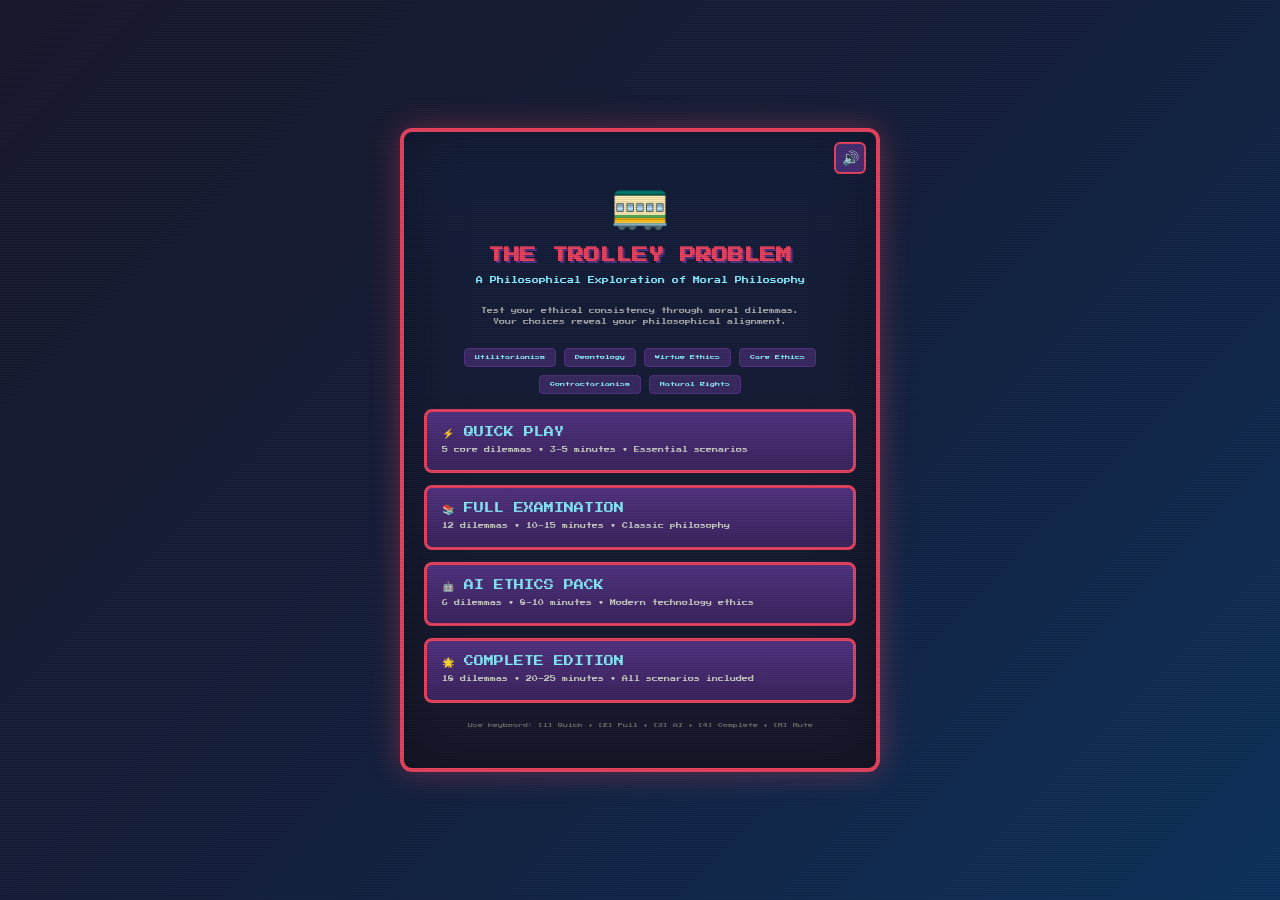
<file: index.html>
<!DOCTYPE html>
<html lang="en">
<head>
  <meta charset="UTF-8">
  <meta name="viewport" content="width=device-width, initial-scale=1.0, user-scalable=no">
  <meta name="description" content="An interactive philosophical ethics game exploring moral dilemmas through the classic Trolley Problem. Test your ethical consistency and discover your philosophical alignment.">
  <title>The Trolley Problem - A Philosophical Game</title>
  <style>
    @import url('https://fonts.googleapis.com/css2?family=Press+Start+2P&display=swap');

    * { margin: 0; padding: 0; box-sizing: border-box; -webkit-tap-highlight-color: transparent; }

    body {
      background: linear-gradient(135deg, #1a1a2e 0%, #16213e 50%, #0f3460 100%);
      font-family: 'Press Start 2P', cursive;
      min-height: 100vh;
      display: flex;
      justify-content: center;
      align-items: center;
      overflow-x: hidden;
      padding: 10px;
    }

    #game-container {
      width: 100%;
      max-width: 480px;
      position: relative;
    }

    #game-screen {
      background: linear-gradient(180deg, #16213e 0%, #1a1a2e 100%);
      border: 4px solid #e94560;
      border-radius: 12px;
      padding: 20px;
      box-shadow: 0 0 30px rgba(233, 69, 96, 0.4), inset 0 0 60px rgba(0,0,0,0.3);
      position: relative;
    }

    /* Settings Bar */
    #settings-bar {
      position: absolute;
      top: 10px;
      right: 10px;
      display: flex;
      gap: 8px;
      z-index: 100;
    }

    .settings-btn {
      background: rgba(83, 52, 131, 0.8);
      border: 2px solid #e94560;
      color: #fff;
      width: 32px;
      height: 32px;
      border-radius: 6px;
      cursor: pointer;
      font-size: 14px;
      display: flex;
      align-items: center;
      justify-content: center;
      transition: all 0.2s;
    }

    .settings-btn:hover { background: #e94560; transform: scale(1.1); }
    .settings-btn.muted { opacity: 0.5; }

    .hidden { display: none !important; }

    /* Title Screen */
    #title-screen { text-align: center; padding: 20px 0; }

    .title-trolley {
      font-size: 48px;
      margin-bottom: 15px;
      animation: bounce 1s ease infinite;
    }

    @keyframes bounce {
      0%, 100% { transform: translateY(0); }
      50% { transform: translateY(-10px); }
    }

    #title-screen h1 {
      color: #e94560;
      font-size: 16px;
      margin-bottom: 12px;
      text-shadow: 2px 2px 0 #533483;
    }

    .subtitle {
      color: #8be9fd;
      font-size: 7px;
      margin-bottom: 20px;
      line-height: 1.6;
    }

    .info {
      color: #aaa;
      font-size: 6px;
      margin-bottom: 20px;
      line-height: 1.8;
    }

    /* Mode Selection */
    .mode-selection {
      display: flex;
      flex-direction: column;
      gap: 12px;
      margin-bottom: 20px;
    }

    .mode-btn {
      background: linear-gradient(180deg, #533483 0%, #3d2660 100%);
      border: 3px solid #e94560;
      border-radius: 8px;
      color: #fff;
      font-family: 'Press Start 2P', cursive;
      font-size: 8px;
      padding: 15px;
      cursor: pointer;
      transition: all 0.2s;
      text-align: left;
    }

    .mode-btn:hover, .mode-btn:focus {
      background: linear-gradient(180deg, #e94560 0%, #b33654 100%);
      transform: scale(1.02);
      outline: none;
    }

    .mode-btn .mode-title {
      display: block;
      font-size: 10px;
      margin-bottom: 6px;
      color: #8be9fd;
    }

    .mode-btn .mode-desc {
      font-size: 6px;
      color: #ccc;
      line-height: 1.6;
    }

    .philosophy-preview {
      display: flex;
      flex-wrap: wrap;
      justify-content: center;
      gap: 8px;
      margin-bottom: 15px;
    }

    .philosophy-preview span {
      background: rgba(83, 52, 131, 0.6);
      padding: 6px 10px;
      border-radius: 4px;
      font-size: 5px;
      color: #8be9fd;
      border: 1px solid #533483;
    }

    /* Game Play Screen */
    #stats {
      display: flex;
      justify-content: space-between;
      margin-bottom: 12px;
      padding-bottom: 10px;
      border-bottom: 2px solid #533483;
    }

    .stat {
      font-size: 7px;
      color: #8be9fd;
    }

    .stat .label { color: #888; font-size: 5px; display: block; margin-bottom: 3px; }

    #scenario-category {
      font-size: 6px;
      color: #e94560;
      text-align: center;
      margin-bottom: 5px;
      letter-spacing: 2px;
    }

    #scenario-title {
      font-size: 11px;
      color: #fff;
      text-align: center;
      margin-bottom: 12px;
      text-shadow: 2px 2px 0 #533483;
    }

    #scene-container {
      position: relative;
      width: 100%;
      height: 180px;
      background: #0f3460;
      border: 3px solid #533483;
      border-radius: 6px;
      margin-bottom: 12px;
      overflow: hidden;
    }

    #scene-container.shake {
      animation: shake 0.3s ease;
    }

    @keyframes shake {
      0%, 100% { transform: translateX(0); }
      25% { transform: translateX(-5px); }
      75% { transform: translateX(5px); }
    }

    #scene { width: 100%; height: 100%; }

    #animation-overlay {
      position: absolute;
      top: 0;
      left: 0;
      width: 100%;
      height: 100%;
      pointer-events: none;
    }

    #impact-flash {
      position: absolute;
      top: 0;
      left: 0;
      width: 100%;
      height: 100%;
      background: #fff;
      opacity: 0;
      transition: opacity 0.1s;
    }

    #impact-flash.flash { opacity: 0.8; }

    #outcome-text {
      position: absolute;
      bottom: 20px;
      left: 50%;
      transform: translateX(-50%);
      background: rgba(233, 69, 96, 0.9);
      padding: 8px 16px;
      border-radius: 4px;
      font-size: 8px;
      color: #fff;
      opacity: 0;
      transition: opacity 0.3s;
    }

    #outcome-text.show { opacity: 1; }

    #dialogue-box {
      background: linear-gradient(180deg, #0f0f23 0%, #1a1a2e 100%);
      border: 3px solid #e94560;
      border-radius: 6px;
      padding: 12px;
      margin-bottom: 12px;
      min-height: 80px;
    }

    #dialogue-text {
      color: #eee;
      font-size: 7px;
      line-height: 1.9;
      text-shadow: 1px 1px 0 #000;
    }

    .dialogue-indicator {
      width: 8px;
      height: 8px;
      background: #e94560;
      margin-top: 8px;
      animation: blink 0.8s infinite;
    }

    @keyframes blink { 0%, 100% { opacity: 1; } 50% { opacity: 0; } }

    #choices {
      display: flex;
      flex-direction: column;
      gap: 10px;
    }

    .choice-btn {
      background: linear-gradient(180deg, #533483 0%, #3d2660 100%);
      border: 3px solid #e94560;
      border-radius: 6px;
      color: #fff;
      font-family: 'Press Start 2P', cursive;
      font-size: 7px;
      padding: 12px;
      cursor: pointer;
      transition: all 0.15s;
      text-align: left;
      line-height: 1.7;
      display: flex;
      align-items: center;
      gap: 10px;
    }

    .choice-btn:hover, .choice-btn:focus {
      background: linear-gradient(180deg, #e94560 0%, #b33654 100%);
      transform: scale(1.02);
      outline: none;
    }

    .choice-btn:disabled { opacity: 0.5; cursor: not-allowed; transform: none; }
    .choice-btn.selected { background: #27ae60; border-color: #2ecc71; }
    .choice-btn.not-selected { opacity: 0.3; }

    .choice-key {
      background: #e94560;
      padding: 4px 8px;
      border-radius: 4px;
      font-size: 8px;
      min-width: 24px;
      text-align: center;
    }

    #stakes-indicator {
      margin-top: 12px;
      display: flex;
      align-items: center;
      gap: 10px;
    }

    .stakes-label { font-size: 5px; color: #888; }

    .stakes-bar {
      flex: 1;
      height: 6px;
      background: #1a1a2e;
      border-radius: 3px;
      overflow: hidden;
    }

    .stakes-fill {
      height: 100%;
      background: linear-gradient(90deg, #27ae60, #e94560, #9b59b6);
      transition: width 0.5s;
    }

    /* Result Screen */
    #result-screen { text-align: center; padding: 15px 0; }

    #result-icon { font-size: 40px; margin-bottom: 12px; }

    #result-title {
      font-size: 12px;
      color: #e94560;
      margin-bottom: 12px;
    }

    #result-text {
      font-size: 7px;
      color: #ccc;
      line-height: 1.8;
      margin-bottom: 15px;
    }

    #philosophy-implications {
      background: rgba(15, 52, 96, 0.5);
      border: 2px solid #533483;
      border-radius: 6px;
      padding: 12px;
      margin-bottom: 15px;
      text-align: left;
    }

    .implication-header {
      font-size: 6px;
      color: #8be9fd;
      margin-bottom: 10px;
      text-align: center;
    }

    .implication-item {
      display: flex;
      align-items: flex-start;
      gap: 8px;
      margin-bottom: 8px;
      font-size: 6px;
      line-height: 1.6;
    }

    .implication-icon { font-size: 12px; }
    .implication-positive { color: #2ecc71; }
    .implication-negative { color: #e74c3c; }

    #consistency-alert {
      background: rgba(231, 76, 60, 0.2);
      border: 2px solid #e74c3c;
      border-radius: 6px;
      padding: 10px;
      margin-bottom: 15px;
      font-size: 6px;
      color: #e74c3c;
      display: flex;
      align-items: center;
      justify-content: center;
      gap: 8px;
    }

    /* Summary Screen */
    #summary-screen { padding: 10px 0; }

    #summary-screen h2 {
      font-size: 12px;
      color: #e94560;
      text-align: center;
      margin-bottom: 15px;
    }

    #primary-philosophy {
      background: linear-gradient(180deg, #533483 0%, #3d2660 100%);
      border: 3px solid #e94560;
      border-radius: 8px;
      padding: 15px;
      margin-bottom: 15px;
      text-align: center;
    }

    .primary-badge {
      display: inline-block;
      background: #e94560;
      padding: 8px 16px;
      border-radius: 4px;
      font-size: 10px;
      color: #fff;
      margin-bottom: 10px;
    }

    .primary-desc {
      font-size: 6px;
      color: #ccc;
      line-height: 1.8;
    }

    #philosophy-bars {
      background: rgba(15, 52, 96, 0.3);
      border: 2px solid #533483;
      border-radius: 6px;
      padding: 12px;
      margin-bottom: 15px;
    }

    .phil-bar-item {
      display: flex;
      align-items: center;
      gap: 8px;
      margin-bottom: 8px;
    }

    .phil-name {
      font-size: 5px;
      color: #8be9fd;
      width: 80px;
      text-align: right;
    }

    .phil-bar {
      flex: 1;
      height: 8px;
      background: #1a1a2e;
      border-radius: 4px;
      overflow: hidden;
    }

    .phil-fill {
      height: 100%;
      background: linear-gradient(90deg, #e94560, #8be9fd);
      transition: width 0.8s ease;
      width: 0;
    }

    .phil-percent {
      font-size: 6px;
      color: #fff;
      width: 35px;
    }

    #trait-analysis {
      background: rgba(15, 52, 96, 0.3);
      border: 2px solid #533483;
      border-radius: 6px;
      padding: 12px;
      margin-bottom: 15px;
    }

    .trait-header {
      font-size: 6px;
      color: #8be9fd;
      text-align: center;
      margin-bottom: 12px;
    }

    .trait-grid { display: flex; flex-direction: column; gap: 10px; }

    .trait-item { display: flex; flex-direction: column; gap: 4px; }

    .trait-label {
      font-size: 5px;
      color: #888;
      text-align: center;
    }

    .trait-spectrum {
      display: flex;
      align-items: center;
      gap: 6px;
      font-size: 5px;
      color: #aaa;
    }

    .trait-spectrum span { width: 50px; }
    .trait-spectrum span:last-child { text-align: right; }

    .trait-bar {
      flex: 1;
      height: 8px;
      background: linear-gradient(90deg, #e94560, #533483, #8be9fd);
      border-radius: 4px;
      position: relative;
    }

    .trait-marker {
      position: absolute;
      top: -2px;
      width: 12px;
      height: 12px;
      background: #fff;
      border: 2px solid #e94560;
      border-radius: 50%;
      transform: translateX(-50%);
      left: 50%;
      transition: left 0.8s ease;
    }

    #philosophers-match {
      background: rgba(15, 52, 96, 0.3);
      border: 2px solid #533483;
      border-radius: 6px;
      padding: 12px;
      margin-bottom: 15px;
    }

    .match-header {
      font-size: 6px;
      color: #8be9fd;
      text-align: center;
      margin-bottom: 10px;
    }

    #philosopher-list {
      display: flex;
      flex-wrap: wrap;
      justify-content: center;
      gap: 6px;
    }

    .philosopher-tag {
      background: #e94560;
      padding: 6px 10px;
      border-radius: 4px;
      font-size: 6px;
      color: #fff;
      cursor: help;
    }

    /* Choice History */
    #choice-history {
      background: rgba(15, 52, 96, 0.3);
      border: 2px solid #533483;
      border-radius: 6px;
      padding: 12px;
      margin-bottom: 15px;
      max-height: 200px;
      overflow-y: auto;
    }

    .history-header {
      font-size: 6px;
      color: #8be9fd;
      text-align: center;
      margin-bottom: 10px;
    }

    .history-item {
      display: flex;
      align-items: flex-start;
      gap: 8px;
      padding: 8px;
      margin-bottom: 6px;
      background: rgba(0,0,0,0.2);
      border-radius: 4px;
      border-left: 3px solid #533483;
    }

    .history-num {
      background: #e94560;
      padding: 2px 6px;
      border-radius: 3px;
      font-size: 6px;
      color: #fff;
    }

    .history-content { flex: 1; }

    .history-title {
      font-size: 6px;
      color: #8be9fd;
      margin-bottom: 4px;
    }

    .history-choice {
      font-size: 5px;
      color: #ccc;
      line-height: 1.5;
    }

    .history-scores {
      font-size: 5px;
      color: #888;
      margin-top: 4px;
      display: flex;
      flex-wrap: wrap;
      gap: 4px;
    }

    .score-tag {
      background: rgba(139, 233, 253, 0.2);
      padding: 2px 5px;
      border-radius: 3px;
    }

    .score-tag.positive { color: #2ecc71; }
    .score-tag.negative { color: #e74c3c; }

    #consistency-report {
      background: rgba(15, 52, 96, 0.3);
      border: 2px solid #533483;
      border-radius: 6px;
      padding: 15px;
      margin-bottom: 15px;
      text-align: center;
    }

    .consistency-header {
      font-size: 6px;
      color: #8be9fd;
      margin-bottom: 10px;
    }

    .consistency-display {
      margin-bottom: 10px;
    }

    .consistency-number {
      font-size: 28px;
      color: #2ecc71;
    }

    .consistency-label {
      font-size: 14px;
      color: #2ecc71;
    }

    .consistency-text {
      font-size: 6px;
      color: #aaa;
      line-height: 1.8;
    }

    /* Buttons */
    .start-btn {
      background: linear-gradient(180deg, #e94560 0%, #b33654 100%);
      border: 3px solid #ff6b8a;
      border-radius: 8px;
      color: #fff;
      font-family: 'Press Start 2P', cursive;
      font-size: 10px;
      padding: 15px 25px;
      cursor: pointer;
      transition: all 0.2s;
      display: inline-flex;
      align-items: center;
      gap: 10px;
      margin-top: 10px;
    }

    .start-btn:hover, .start-btn:focus {
      transform: scale(1.05);
      box-shadow: 0 0 20px rgba(233, 69, 96, 0.6);
      outline: none;
    }

    .btn-icon { font-size: 14px; }

    /* CRT Scanlines Effect */
    #scanlines {
      position: fixed;
      top: 0;
      left: 0;
      width: 100%;
      height: 100%;
      pointer-events: none;
      background: repeating-linear-gradient(
        0deg,
        rgba(0, 0, 0, 0.1) 0px,
        rgba(0, 0, 0, 0.1) 1px,
        transparent 1px,
        transparent 2px
      );
      z-index: 1000;
    }

    /* Keyboard hints */
    .keyboard-hint {
      font-size: 5px;
      color: #666;
      text-align: center;
      margin-top: 10px;
    }

    /* Scrollbar */
    ::-webkit-scrollbar { width: 6px; }
    ::-webkit-scrollbar-track { background: #1a1a2e; }
    ::-webkit-scrollbar-thumb { background: #533483; border-radius: 3px; }
    ::-webkit-scrollbar-thumb:hover { background: #e94560; }

    /* Action buttons */
    .action-buttons {
      display: flex;
      gap: 10px;
      justify-content: center;
      flex-wrap: wrap;
    }

    .share-btn {
      background: linear-gradient(180deg, #533483 0%, #3d2660 100%);
      border-color: #8be9fd;
    }

    .share-btn:hover {
      background: linear-gradient(180deg, #8be9fd 0%, #5bb3cd 100%);
    }

    /* Share Modal */
    #share-modal {
      position: fixed;
      top: 0;
      left: 0;
      width: 100%;
      height: 100%;
      background: rgba(0, 0, 0, 0.9);
      display: flex;
      align-items: center;
      justify-content: center;
      z-index: 2000;
    }

    .modal-content {
      background: linear-gradient(180deg, #16213e 0%, #1a1a2e 100%);
      border: 4px solid #e94560;
      border-radius: 12px;
      padding: 25px;
      max-width: 400px;
      width: 90%;
      text-align: center;
    }

    .modal-content h3 {
      color: #e94560;
      font-size: 12px;
      margin-bottom: 20px;
    }

    .share-options {
      display: flex;
      flex-direction: column;
      gap: 10px;
      margin-bottom: 20px;
    }

    .share-option {
      background: linear-gradient(180deg, #533483 0%, #3d2660 100%);
      border: 2px solid #8be9fd;
      border-radius: 6px;
      color: #fff;
      font-family: 'Press Start 2P', cursive;
      font-size: 8px;
      padding: 12px;
      cursor: pointer;
      transition: all 0.2s;
    }

    .share-option:hover {
      background: linear-gradient(180deg, #8be9fd 0%, #5bb3cd 100%);
      color: #1a1a2e;
    }

    .close-modal {
      background: transparent;
      border: 2px solid #e94560;
      border-radius: 6px;
      color: #e94560;
      font-family: 'Press Start 2P', cursive;
      font-size: 8px;
      padding: 10px 20px;
      cursor: pointer;
      margin-top: 10px;
    }

    .close-modal:hover {
      background: #e94560;
      color: #fff;
    }

    #share-preview {
      background: #0f0f23;
      border: 2px solid #533483;
      border-radius: 6px;
      padding: 15px;
      margin: 15px 0;
      font-size: 6px;
      color: #ccc;
      text-align: left;
      line-height: 1.8;
      max-height: 150px;
      overflow-y: auto;
    }

    .copy-success {
      color: #2ecc71 !important;
      animation: pulse 0.5s ease;
    }

    @keyframes pulse {
      0%, 100% { transform: scale(1); }
      50% { transform: scale(1.05); }
    }

    /* ===== ACCESSIBILITY ===== */

    /* Skip to content link */
    .skip-link {
      position: absolute;
      top: -100px;
      left: 50%;
      transform: translateX(-50%);
      background: #e94560;
      color: #fff;
      padding: 10px 20px;
      border-radius: 0 0 8px 8px;
      font-size: 10px;
      z-index: 9999;
      transition: top 0.3s;
    }

    .skip-link:focus {
      top: 0;
      outline: 3px solid #8be9fd;
      outline-offset: 2px;
    }

    /* Enhanced focus indicators */
    *:focus {
      outline: 3px solid #8be9fd;
      outline-offset: 2px;
    }

    *:focus:not(:focus-visible) {
      outline: none;
    }

    *:focus-visible {
      outline: 3px solid #8be9fd;
      outline-offset: 2px;
    }

    .choice-btn:focus-visible,
    .mode-btn:focus-visible,
    .start-btn:focus-visible,
    .share-option:focus-visible {
      outline: 3px solid #fff;
      outline-offset: 3px;
      box-shadow: 0 0 0 6px rgba(139, 233, 253, 0.5);
    }

    /* Screen reader only content */
    .sr-only {
      position: absolute;
      width: 1px;
      height: 1px;
      padding: 0;
      margin: -1px;
      overflow: hidden;
      clip: rect(0, 0, 0, 0);
      white-space: nowrap;
      border: 0;
    }

    /* Reduced motion support */
    @media (prefers-reduced-motion: reduce) {
      *,
      *::before,
      *::after {
        animation-duration: 0.01ms !important;
        animation-iteration-count: 1 !important;
        transition-duration: 0.01ms !important;
      }

      .title-trolley {
        animation: none;
      }

      .dialogue-indicator {
        animation: none;
        opacity: 1;
      }

      #scene-container.shake {
        animation: none;
      }

      #impact-flash.flash {
        opacity: 0 !important;
      }
    }

    /* High contrast mode support */
    @media (prefers-contrast: high) {
      .choice-btn,
      .mode-btn,
      .start-btn {
        border-width: 4px;
      }

      #dialogue-box {
        border-width: 4px;
      }

      .phil-bar,
      .trait-bar,
      .stakes-bar {
        border: 2px solid #fff;
      }
    }

    /* Live region for announcements */
    #live-announcer {
      position: absolute;
      left: -10000px;
      width: 1px;
      height: 1px;
      overflow: hidden;
    }
  </style>
</head>
<body>
  <!-- Skip to main content link for keyboard users -->
  <a href="#main-content" class="skip-link">Skip to game content</a>

  <!-- Live region for screen reader announcements -->
  <div id="live-announcer" aria-live="polite" aria-atomic="true"></div>

  <div id="game-container" role="application" aria-label="The Trolley Problem Game">
    <div id="game-screen">
      <!-- Settings Bar -->
      <div id="settings-bar" role="toolbar" aria-label="Game settings">
        <button class="settings-btn" id="mute-btn" title="Toggle Sound (M)" onclick="toggleMute()" aria-label="Toggle sound. Currently unmuted. Press M key." aria-pressed="false">🔊</button>
      </div>

      <!-- Title Screen -->
      <div id="title-screen" role="region" aria-label="Game start screen">
        <div class="title-trolley">🚃</div>
        <h1>THE TROLLEY PROBLEM</h1>
        <p class="subtitle">A Philosophical Exploration of Moral Philosophy</p>
        <p class="info">Test your ethical consistency through moral dilemmas.<br>Your choices reveal your philosophical alignment.</p>

        <div class="philosophy-preview">
          <span>Utilitarianism</span>
          <span>Deontology</span>
          <span>Virtue Ethics</span>
          <span>Care Ethics</span>
          <span>Contractarianism</span>
          <span>Natural Rights</span>
        </div>

        <div class="mode-selection">
          <button class="mode-btn" onclick="startGame('quick')" tabindex="0">
            <span class="mode-title">⚡ QUICK PLAY</span>
            <span class="mode-desc">5 core dilemmas • 3-5 minutes • Essential scenarios</span>
          </button>
          <button class="mode-btn" onclick="startGame('full')" tabindex="0">
            <span class="mode-title">📚 FULL EXAMINATION</span>
            <span class="mode-desc">12 dilemmas • 10-15 minutes • Classic philosophy</span>
          </button>
          <button class="mode-btn" onclick="startGame('ai')" tabindex="0">
            <span class="mode-title">🤖 AI ETHICS PACK</span>
            <span class="mode-desc">6 dilemmas • 8-10 minutes • Modern technology ethics</span>
          </button>
          <button class="mode-btn" onclick="startGame('extended')" tabindex="0">
            <span class="mode-title">🌟 COMPLETE EDITION</span>
            <span class="mode-desc">18 dilemmas • 20-25 minutes • All scenarios included</span>
          </button>
        </div>

        <p class="keyboard-hint">Use keyboard: [1] Quick • [2] Full • [3] AI • [4] Complete • [M] Mute</p>
      </div>

      <!-- Game Screen -->
      <div id="game-play" class="hidden" role="region" aria-label="Game play area" id="main-content">
        <div id="stats" role="status" aria-label="Game progress">
          <span class="stat"><span class="label">DILEMMA</span> <span id="scenario-num">1</span>/<span id="scenario-total">12</span></span>
          <span class="stat"><span class="label">CONSISTENCY</span> <span id="consistency-score">100</span>%</span>
        </div>

        <div id="scenario-category" aria-hidden="true"></div>
        <h2 id="scenario-title">THE CLASSIC DILEMMA</h2>

        <div id="scene-container" role="img" aria-label="Animated scene depicting the moral dilemma">
          <canvas id="scene" aria-hidden="true"></canvas>
          <div id="animation-overlay" class="hidden">
            <div id="impact-flash"></div>
            <div id="outcome-text"></div>
          </div>
        </div>

        <div id="dialogue-box" role="region" aria-label="Scenario description">
          <p id="dialogue-text" aria-live="polite">Loading scenario...</p>
          <div class="dialogue-indicator" aria-hidden="true"></div>
        </div>

        <div id="choices" role="group" aria-label="Choose your action">
          <button class="choice-btn" id="choice-a" onclick="makeChoice('A')" aria-describedby="dialogue-text">
            <span class="choice-key" aria-hidden="true">A</span>
            <span class="choice-text">Do nothing</span>
            <span class="sr-only">Press A key to select</span>
          </button>
          <button class="choice-btn" id="choice-b" onclick="makeChoice('B')" aria-describedby="dialogue-text">
            <span class="choice-key" aria-hidden="true">B</span>
            <span class="choice-text">Pull the lever</span>
            <span class="sr-only">Press B key to select</span>
          </button>
        </div>

        <div id="stakes-indicator">
          <span class="stakes-label">MORAL STAKES:</span>
          <div class="stakes-bar"><div class="stakes-fill"></div></div>
        </div>

        <p class="keyboard-hint">Press [A] or [B] to choose • [M] to toggle sound</p>
      </div>

      <!-- Result Screen -->
      <div id="result-screen" class="hidden" role="region" aria-label="Choice result">
        <div id="result-icon" aria-hidden="true"></div>
        <h2 id="result-title">YOUR CHOICE</h2>
        <p id="result-text" aria-live="polite"></p>

        <div id="philosophy-implications">
          <div class="implication-header">PHILOSOPHICAL IMPLICATIONS</div>
          <div id="implications-list"></div>
        </div>

        <div id="score-impact">
          <div class="implication-header">SCORE IMPACT</div>
          <div id="score-changes"></div>
        </div>

        <div id="consistency-alert" class="hidden">
          <span class="alert-icon">⚠️</span>
          <span class="alert-text">This choice conflicts with your earlier decisions</span>
        </div>

        <button class="start-btn" onclick="nextScenario()">
          <span class="btn-text">CONTINUE</span>
          <span class="btn-icon">→</span>
        </button>
        <p class="keyboard-hint">Press [Enter] or [Space] to continue</p>
      </div>

      <!-- Summary Screen -->
      <div id="summary-screen" class="hidden" role="region" aria-label="Your philosophical profile results">
        <h2>PHILOSOPHICAL PROFILE</h2>

        <div id="primary-philosophy">
          <div class="primary-badge" id="primary-type">UTILITARIAN</div>
          <p class="primary-desc" id="primary-description"></p>
        </div>

        <div id="philosophy-bars">
          <div class="phil-bar-item">
            <span class="phil-name">Utilitarianism</span>
            <div class="phil-bar"><div class="phil-fill" id="bar-util"></div></div>
            <span class="phil-percent" id="pct-util">0%</span>
          </div>
          <div class="phil-bar-item">
            <span class="phil-name">Deontology</span>
            <div class="phil-bar"><div class="phil-fill" id="bar-deont"></div></div>
            <span class="phil-percent" id="pct-deont">0%</span>
          </div>
          <div class="phil-bar-item">
            <span class="phil-name">Virtue Ethics</span>
            <div class="phil-bar"><div class="phil-fill" id="bar-virtue"></div></div>
            <span class="phil-percent" id="pct-virtue">0%</span>
          </div>
          <div class="phil-bar-item">
            <span class="phil-name">Care Ethics</span>
            <div class="phil-bar"><div class="phil-fill" id="bar-care"></div></div>
            <span class="phil-percent" id="pct-care">0%</span>
          </div>
          <div class="phil-bar-item">
            <span class="phil-name">Contractarianism</span>
            <div class="phil-bar"><div class="phil-fill" id="bar-contract"></div></div>
            <span class="phil-percent" id="pct-contract">0%</span>
          </div>
          <div class="phil-bar-item">
            <span class="phil-name">Natural Rights</span>
            <div class="phil-bar"><div class="phil-fill" id="bar-rights"></div></div>
            <span class="phil-percent" id="pct-rights">0%</span>
          </div>
        </div>

        <div id="trait-analysis">
          <div class="trait-header">MORAL TENDENCIES</div>
          <div class="trait-grid">
            <div class="trait-item">
              <span class="trait-label">Action Preference</span>
              <div class="trait-spectrum">
                <span>Passive</span>
                <div class="trait-bar"><div class="trait-marker" id="marker-action"></div></div>
                <span>Active</span>
              </div>
            </div>
            <div class="trait-item">
              <span class="trait-label">Moral Scope</span>
              <div class="trait-spectrum">
                <span>Partial</span>
                <div class="trait-bar"><div class="trait-marker" id="marker-scope"></div></div>
                <span>Impartial</span>
              </div>
            </div>
            <div class="trait-item">
              <span class="trait-label">Ethical Focus</span>
              <div class="trait-spectrum">
                <span>Rules</span>
                <div class="trait-bar"><div class="trait-marker" id="marker-focus"></div></div>
                <span>Outcomes</span>
              </div>
            </div>
            <div class="trait-item">
              <span class="trait-label">Harm Doctrine</span>
              <div class="trait-spectrum">
                <span>Absolute</span>
                <div class="trait-bar"><div class="trait-marker" id="marker-harm"></div></div>
                <span>Flexible</span>
              </div>
            </div>
          </div>
        </div>

        <div id="philosophers-match">
          <div class="match-header">PHILOSOPHERS YOU ALIGN WITH</div>
          <div id="philosopher-list"></div>
        </div>

        <div id="choice-history">
          <div class="history-header">YOUR CHOICE BREAKDOWN</div>
          <div id="history-list"></div>
        </div>

        <div id="consistency-report">
          <div class="consistency-header">CONSISTENCY SCORE</div>
          <div class="consistency-display">
            <span class="consistency-number" id="final-consistency">100</span>
            <span class="consistency-label">%</span>
          </div>
          <p class="consistency-text" id="consistency-explanation"></p>
        </div>

        <div class="action-buttons">
          <button class="start-btn" onclick="restartGame()">
            <span class="btn-text">EXAMINE AGAIN</span>
            <span class="btn-icon">↺</span>
          </button>
          <button class="start-btn share-btn" onclick="shareResults()">
            <span class="btn-text">SHARE</span>
            <span class="btn-icon">📤</span>
          </button>
        </div>
        <p class="keyboard-hint">Press [Enter] to play again • [S] to share results</p>

        <!-- Share Modal -->
        <div id="share-modal" class="hidden">
          <div class="modal-content">
            <h3>Share Your Results</h3>
            <div class="share-options">
              <button class="share-option" onclick="copyResultsText()">
                📋 Copy Text
              </button>
              <button class="share-option" onclick="shareToTwitter()">
                🐦 Twitter/X
              </button>
              <button class="share-option" onclick="downloadImage()">
                🖼️ Download Image
              </button>
            </div>
            <div id="share-preview"></div>
            <button class="close-modal" onclick="closeShareModal()">✕ Close</button>
          </div>
        </div>
      </div>
    </div>

    <div id="scanlines"></div>
  </div>

  <script>
    // ===== GAME STATE =====
    let currentScenario = 0;
    let choices = [];
    let isAnimating = false;
    let animationFrame;
    let trolleyX = 30;
    let gameMode = 'full'; // 'quick' or 'full'
    let isMuted = false;
    let activeScenarios = [];

    // ===== PHILOSOPHICAL SCORES =====
    let scores = {
      utilitarian: 0,
      deontological: 0,
      virtueEthics: 0,
      careEthics: 0,
      contractarian: 0,
      naturalRights: 0,
      activeHarm: 0,
      impartiality: 0,
      consequentialism: 0,
      flexibility: 0
    };

    let previousChoices = {};
    let inconsistencies = 0;

    // ===== STORAGE KEYS =====
    const STORAGE_KEYS = {
      MUTED: 'trolleyProblem_muted',
      HISTORY: 'trolleyProblem_history',
      LAST_RESULT: 'trolleyProblem_lastResult'
    };

    // ===== SCENARIOS =====
    const allScenarios = [
      {
        id: "classic",
        category: "FOUNDATIONAL DILEMMA",
        title: "THE CLASSIC TROLLEY",
        description: "A runaway trolley speeds toward five railway workers. You stand by a lever that can divert it to a side track, where only one worker stands. The five cannot escape in time.",
        stakes: 30,
        choiceA: {
          text: "Do nothing - let the trolley continue",
          emoji: "🚫",
          result: "You allowed five people to die rather than directly cause one death. Your hands remain 'clean,' but five families grieve tonight.",
          outcomeText: "5 LOST",
          scores: { deontological: 2, naturalRights: 1, activeHarm: -2, consequentialism: -2 },
          implications: [
            { icon: "📜", text: "Aligns with duty-based ethics - you didn't actively kill", positive: true },
            { icon: "💀", text: "Utilitarian critique: you could have saved four net lives", positive: false }
          ]
        },
        choiceB: {
          text: "Pull the lever - divert the trolley",
          emoji: "🔀",
          result: "You diverted the trolley, killing one to save five. You chose to act, accepting moral responsibility for one death to prevent five.",
          outcomeText: "1 LOST, 5 SAVED",
          scores: { utilitarian: 2, consequentialism: 2, activeHarm: 1, flexibility: 1 },
          implications: [
            { icon: "📊", text: "Utilitarian calculus: +4 net lives saved", positive: true },
            { icon: "⚖️", text: "You actively caused a death - some say this is never justified", positive: false }
          ]
        },
        scene: "classic",
        consistencyKey: "leverPull",
        isCore: true
      },
      {
        id: "fatman",
        category: "MEANS VS ENDS",
        title: "THE FOOTBRIDGE",
        description: "You're on a footbridge above the tracks. A large man leans over the railing. The only way to stop the trolley and save five workers is to push him off - his body would stop the trolley, but he would die.",
        stakes: 50,
        choiceA: {
          text: "Don't push - his life is not yours to take",
          emoji: "🚫",
          result: "You refused to use another human being as a mere instrument. Five died, but you preserved the man's dignity as an end in himself.",
          outcomeText: "5 LOST",
          scores: { deontological: 3, naturalRights: 2, virtueEthics: 1, activeHarm: -2 },
          implications: [
            { icon: "👤", text: "Kant's imperative: never use humanity merely as a means", positive: true },
            { icon: "🤔", text: "Is there a moral difference between pushing and pulling a lever?", positive: false }
          ]
        },
        choiceB: {
          text: "Push him - save the five workers",
          emoji: "👐",
          result: "You used a human being as a tool to save five others. The utilitarian math is the same as the lever, but something feels different.",
          outcomeText: "1 LOST, 5 SAVED",
          scores: { utilitarian: 2, consequentialism: 2, activeHarm: 3, flexibility: 2 },
          implications: [
            { icon: "📊", text: "Same outcome as the lever - five saved, one lost", positive: true },
            { icon: "🔧", text: "You treated a person as a tool - a violation of human dignity", positive: false }
          ]
        },
        scene: "bridge",
        consistencyKey: "physicalHarm",
        consistencyCheck: (prev) => prev.leverPull === 'B' ? 'B' : null,
        isCore: true
      },
      {
        id: "grandma",
        category: "PARTIALITY & CARE",
        title: "THE LOVED ONE",
        description: "The trolley approaches a fork. On one track stands your grandmother, the person who raised you. On the other track stand five strangers. You control the switch.",
        stakes: 70,
        choiceA: {
          text: "Save your grandmother - family comes first",
          emoji: "👵",
          result: "You saved the person who gave you everything. Love and loyalty trumped impartial calculation. Five strangers' families will never understand.",
          outcomeText: "GRANDMA SAVED",
          scores: { careEthics: 3, impartiality: -3, virtueEthics: 1 },
          implications: [
            { icon: "💕", text: "Care ethics: relationships create special obligations", positive: true },
            { icon: "⚖️", text: "Violated impartiality - aren't all lives equal?", positive: false }
          ]
        },
        choiceB: {
          text: "Save the five strangers - maximize lives",
          emoji: "👥",
          result: "You chose impartial calculation over love. Five families celebrate while you bury the woman who raised you. Was this strength or coldness?",
          outcomeText: "5 SAVED",
          scores: { utilitarian: 3, impartiality: 3, consequentialism: 2 },
          implications: [
            { icon: "📊", text: "Strict utilitarian logic: five lives outweigh one", positive: true },
            { icon: "💔", text: "Betrayed someone who trusted you completely", positive: false }
          ]
        },
        scene: "family",
        consistencyKey: "partiality",
        isCore: true
      },
      {
        id: "transplant",
        category: "INSTITUTIONAL TRUST",
        title: "THE SURGEON'S DILEMMA",
        description: "You're a surgeon with five patients dying from organ failure. A healthy traveler is in for a checkup. You could secretly harvest his organs, saving all five patients. No one would ever know.",
        stakes: 80,
        choiceA: {
          text: "Don't harvest - medicine has sacred limits",
          emoji: "⚕️",
          result: "You let five patients die to preserve medical ethics and institutional trust. If doctors could kill patients, no one would trust hospitals again.",
          outcomeText: "5 LOST",
          scores: { deontological: 3, contractarian: 3, naturalRights: 2, virtueEthics: 2 },
          implications: [
            { icon: "🏥", text: "Preserved trust in medical institutions", positive: true },
            { icon: "💀", text: "Five people died when you could have saved them", positive: false }
          ]
        },
        choiceB: {
          text: "Harvest organs - five lives are worth it",
          emoji: "🔪",
          result: "You murdered an innocent to save five. The utilitarian math works, but you've become what medicine swore to prevent.",
          outcomeText: "1 KILLED, 5 SAVED",
          scores: { utilitarian: 1, consequentialism: 3, activeHarm: 3, flexibility: 3 },
          implications: [
            { icon: "📊", text: "Five people live who would have died", positive: true },
            { icon: "⚠️", text: "You committed murder - and destroyed trust in medicine", positive: false }
          ]
        },
        scene: "hospital",
        consistencyKey: "institutionalKill",
        isCore: true
      },
      {
        id: "torture",
        category: "EXTREME MEASURES",
        title: "THE TICKING BOMB",
        description: "A terrorist has planted a bomb that will kill thousands. You've captured him, but he won't reveal the location. Torture would almost certainly make him talk. Time is running out.",
        stakes: 90,
        choiceA: {
          text: "Don't torture - some lines cannot be crossed",
          emoji: "🚫",
          result: "You refused to torture, even to save thousands. The bomb exploded. You preserved your moral integrity, but at a devastating cost.",
          outcomeText: "THOUSANDS LOST",
          scores: { deontological: 3, naturalRights: 3, virtueEthics: 2, flexibility: -3 },
          implications: [
            { icon: "⚖️", text: "Maintained absolute prohibition on torture", positive: true },
            { icon: "💀", text: "Thousands died when torture might have saved them", positive: false }
          ]
        },
        choiceB: {
          text: "Torture him - thousands of lives depend on it",
          emoji: "⛓️",
          result: "You tortured him, got the information, and saved thousands. But you've now become someone who tortures. Can you live with that?",
          outcomeText: "THOUSANDS SAVED",
          scores: { utilitarian: 3, consequentialism: 3, flexibility: 3, activeHarm: 3 },
          implications: [
            { icon: "🛡️", text: "Saved thousands of innocent lives", positive: true },
            { icon: "👤", text: "You tortured a human being - violated absolute dignity", positive: false }
          ]
        },
        scene: "interrogation",
        consistencyKey: "torture",
        isCore: true
      },
      {
        id: "promise",
        category: "DUTY VS OUTCOME",
        title: "THE DEATHBED PROMISE",
        description: "Your dying friend gives you $1 million to deliver to his estranged son. But the son is a drug addict who will waste it. You could donate it to a charity that would save 100 lives in Africa.",
        stakes: 60,
        choiceA: {
          text: "Keep the promise - honor your friend's wish",
          emoji: "🤝",
          result: "You kept your word to a dead friend, knowing the money would likely be wasted. A promise is sacred, even when breaking it would do more good.",
          outcomeText: "PROMISE KEPT",
          scores: { deontological: 3, virtueEthics: 2, consequentialism: -2 },
          implications: [
            { icon: "📜", text: "Honored a sacred trust between friends", positive: true },
            { icon: "💔", text: "100 lives could have been saved with that money", positive: false }
          ]
        },
        choiceB: {
          text: "Donate to charity - save 100 lives",
          emoji: "🌍",
          result: "You broke your promise to save 100 lives. Your friend trusted you, but those lives are real. Was loyalty worth more than 100 people?",
          outcomeText: "100 LIVES SAVED",
          scores: { utilitarian: 3, consequentialism: 3, flexibility: 2, deontological: -1 },
          implications: [
            { icon: "❤️", text: "Saved 100 lives that would have been lost", positive: true },
            { icon: "🤝", text: "Betrayed a dying friend's final wish", positive: false }
          ]
        },
        scene: "promise",
        consistencyKey: "promiseKeeping"
      },
      {
        id: "child",
        category: "AGE & POTENTIAL",
        title: "THE CHILD'S LIFE",
        description: "A trolley approaches two tracks. On one track is a 5-year-old child with their whole life ahead of them. On the other are three elderly patients in hospice, each with less than a year to live.",
        stakes: 65,
        choiceA: {
          text: "Save the child - they have more years to live",
          emoji: "👶",
          result: "You saved the child, valuing potential future life over current existence. The elderly patients' families question whether their loved ones' remaining time was worthless.",
          outcomeText: "CHILD SAVED",
          scores: { utilitarian: 2, consequentialism: 1, flexibility: 1 },
          implications: [
            { icon: "📈", text: "Maximized expected life-years saved", positive: true },
            { icon: "👴", text: "Implied elderly lives are worth less", positive: false }
          ]
        },
        choiceB: {
          text: "Save the three - each life counts equally",
          emoji: "👥",
          result: "You treated all lives as equal regardless of age. Three people live longer, but a child's potential-filled future was cut short.",
          outcomeText: "3 SAVED",
          scores: { deontological: 2, naturalRights: 2, impartiality: 2 },
          implications: [
            { icon: "⚖️", text: "All lives valued equally - no age discrimination", positive: true },
            { icon: "💔", text: "A child lost 70+ potential years of life", positive: false }
          ]
        },
        scene: "agedecision",
        consistencyKey: "lifeYears"
      },
      {
        id: "lying",
        category: "TRUTH & PROTECTION",
        title: "THE MURDERER AT THE DOOR",
        description: "A man with a knife asks if your friend is hiding in your house. They are. If you tell the truth, the man will kill your friend. If you lie, your friend will escape safely.",
        stakes: 55,
        choiceA: {
          text: "Tell the truth - lying is always wrong",
          emoji: "📜",
          result: "You told the truth and the murderer found your friend. Kant would approve of your honesty, but your friend is dead because of it.",
          outcomeText: "FRIEND KILLED",
          scores: { deontological: 3, flexibility: -3 },
          implications: [
            { icon: "✓", text: "Maintained absolute commitment to truth", positive: true },
            { icon: "💀", text: "Your rigid honesty got your friend killed", positive: false }
          ]
        },
        choiceB: {
          text: "Lie to save your friend",
          emoji: "🛡️",
          result: "You lied and your friend survived. The duty to protect trumped the duty to tell truth. Sometimes compassion requires deception.",
          outcomeText: "FRIEND SAVED",
          scores: { careEthics: 3, virtueEthics: 2, flexibility: 2, consequentialism: 2 },
          implications: [
            { icon: "❤️", text: "Protected someone who trusted you", positive: true },
            { icon: "📜", text: "Violated the principle of honesty", positive: false }
          ]
        },
        scene: "door",
        consistencyKey: "lying"
      },
      {
        id: "omelas",
        category: "SYSTEMIC ETHICS",
        title: "THE ONES WHO WALK AWAY",
        description: "You discover that your city's prosperity depends on one child being kept in perpetual misery in a basement. Everyone knows, everyone benefits, and the child cannot be freed without destroying everything.",
        stakes: 85,
        choiceA: {
          text: "Accept the system - the greater good demands it",
          emoji: "🏛️",
          result: "You accepted that one child's suffering enables millions to flourish. You benefit from the arrangement every day. Can you live with that knowledge?",
          outcomeText: "SYSTEM MAINTAINED",
          scores: { utilitarian: 2, contractarian: 2, consequentialism: 3, flexibility: 2 },
          implications: [
            { icon: "🏙️", text: "Millions continue to live in prosperity", positive: true },
            { icon: "👶", text: "You're complicit in torturing a child forever", positive: false }
          ]
        },
        choiceB: {
          text: "Reject it - no prosperity is worth this",
          emoji: "🚶",
          result: "You walked away from Omelas, refusing to benefit from systematic cruelty. You gave up everything rather than be complicit in evil.",
          outcomeText: "WALKED AWAY",
          scores: { deontological: 3, naturalRights: 3, virtueEthics: 3, flexibility: -2 },
          implications: [
            { icon: "✨", text: "Refused to profit from innocent suffering", positive: true },
            { icon: "🏚️", text: "Gave up your prosperity and community", positive: false }
          ]
        },
        scene: "omelas",
        consistencyKey: "systemicEvil"
      },
      {
        id: "sacrifice",
        category: "SELF-SACRIFICE",
        title: "THE HERO'S CHOICE",
        description: "You're on the track. The trolley approaches five workers. You can throw yourself in front of it - your body would stop it, saving all five. You are certain to die.",
        stakes: 75,
        choiceA: {
          text: "Step aside - you have no obligation to die",
          emoji: "💔",
          result: "You valued your own life, as most would. Self-sacrifice is heroic but not obligatory. Yet five died when you could have saved them.",
          outcomeText: "5 LOST",
          scores: { naturalRights: 1, contractarian: 1, activeHarm: -2 },
          implications: [
            { icon: "👤", text: "No moral theory requires self-sacrifice", positive: true },
            { icon: "💀", text: "Five died when you had the power to save them", positive: false }
          ]
        },
        choiceB: {
          text: "Sacrifice yourself - be the hero",
          emoji: "🦸",
          result: "You gave your life for five strangers. The ultimate act of selflessness. Supererogatory - beyond what morality demands, into moral sainthood.",
          outcomeText: "YOU DIED, 5 SAVED",
          scores: { virtueEthics: 3, utilitarian: 2, careEthics: 1, activeHarm: 2 },
          implications: [
            { icon: "🌟", text: "Achieved moral heroism through self-sacrifice", positive: true },
            { icon: "💀", text: "You died - some say this is never required", positive: false }
          ]
        },
        scene: "sacrifice",
        consistencyKey: "selfSacrifice"
      },
      {
        id: "justice",
        category: "GUILT & INNOCENCE",
        title: "THE GUILTY ONE",
        description: "The trolley approaches. On one track is a convicted murderer who killed three children and will be released next month. On the other track are two innocent people.",
        stakes: 70,
        choiceA: {
          text: "Save the murderer - all lives have equal worth",
          emoji: "⚖️",
          result: "You saved a child murderer over two innocents. You refused to play judge, holding that even the guilty have a right to life.",
          outcomeText: "MURDERER SAVED",
          scores: { deontological: 3, naturalRights: 3, impartiality: 3 },
          implications: [
            { icon: "⚖️", text: "All lives valued equally regardless of character", positive: true },
            { icon: "😰", text: "A child killer lives while two innocents died", positive: false }
          ]
        },
        choiceB: {
          text: "Save the innocents - the murderer forfeited his right",
          emoji: "👥",
          result: "You let the murderer die and saved two innocents. Justice and innocence mattered. But who appointed you to decide who deserves life?",
          outcomeText: "2 INNOCENTS SAVED",
          scores: { utilitarian: 2, virtueEthics: 2, flexibility: 2, impartiality: -1 },
          implications: [
            { icon: "✨", text: "Prioritized innocent lives over guilty ones", positive: true },
            { icon: "👨‍⚖️", text: "You became judge, jury, and executioner", positive: false }
          ]
        },
        scene: "justice",
        consistencyKey: "desertBased"
      },
      {
        id: "final",
        category: "THE ULTIMATE TEST",
        title: "THE CONVERGENCE",
        description: "Your grandmother is on one track. On the other: a scientist carrying the only copy of a cancer cure that will save millions - but he's also a convicted murderer. You cannot save both.",
        stakes: 100,
        choiceA: {
          text: "Save your grandmother",
          emoji: "👵",
          result: "You chose love over logic, family over humanity. The cure was lost forever. Millions will die, but your grandmother will be at your wedding.",
          outcomeText: "GRANDMA SAVED",
          scores: { careEthics: 5, impartiality: -5, consequentialism: -3 },
          implications: [
            { icon: "💕", text: "Love and loyalty trumped cold calculation", positive: true },
            { icon: "🌍", text: "Millions will die from cancer because of you", positive: false }
          ]
        },
        choiceB: {
          text: "Save the cure (and the murderer)",
          emoji: "💊",
          result: "You sacrificed your grandmother to save millions. Pure utilitarian logic. She would have understood... wouldn't she?",
          outcomeText: "MILLIONS SAVED",
          scores: { utilitarian: 5, impartiality: 5, consequentialism: 5, careEthics: -2 },
          implications: [
            { icon: "🌍", text: "Millions of lives saved across generations", positive: true },
            { icon: "💔", text: "Betrayed the person who loved you most", positive: false }
          ]
        },
        scene: "final",
        consistencyKey: "ultimateChoice"
      }
    ];

    // ===== AI ETHICS SCENARIO PACK =====
    const aiEthicsScenarios = [
      {
        id: "autonomous_car",
        category: "AI DECISIONS",
        title: "THE AUTONOMOUS CAR",
        description: "You're programming a self-driving car's emergency protocol. It must choose: swerve left into a wall (killing the passenger), swerve right into a crowd of 5 pedestrians, or continue straight into a barrier (50% chance of killing the passenger). How do you program it?",
        stakes: 80,
        choiceA: {
          text: "Protect the passenger at all costs",
          emoji: "🚗",
          result: "You programmed the car to prioritize its passenger. But who will buy a car that might kill pedestrians? And is the passenger's life worth more than five others?",
          outcomeText: "PASSENGER PROTECTED",
          scores: { careEthics: 2, contractarian: 2, consequentialism: -2 },
          implications: [
            { icon: "🛡️", text: "Honored the implicit contract with the car buyer", positive: true },
            { icon: "⚖️", text: "Valued one life over five based on ownership", positive: false }
          ]
        },
        choiceB: {
          text: "Minimize total casualties",
          emoji: "📊",
          result: "You programmed utilitarian logic: save the most lives. But now the car might sacrifice its own passenger. Would you buy that car?",
          outcomeText: "LIVES MINIMIZED",
          scores: { utilitarian: 3, consequentialism: 3, impartiality: 2 },
          implications: [
            { icon: "📊", text: "Maximized lives saved through cold calculation", positive: true },
            { icon: "🚗", text: "Would you trust a car programmed to kill you?", positive: false }
          ]
        },
        scene: "classic",
        consistencyKey: "aiDecision",
        pack: "ai"
      },
      {
        id: "ai_hiring",
        category: "ALGORITHMIC BIAS",
        title: "THE HIRING ALGORITHM",
        description: "Your company's AI hiring tool is 30% more accurate at predicting job success than humans - but it consistently ranks women and minorities lower, reflecting historical bias in the training data. Do you use it?",
        stakes: 70,
        choiceA: {
          text: "Don't use it - fairness over efficiency",
          emoji: "⚖️",
          result: "You rejected the biased AI. Your hiring is less efficient, but more equitable. Some talented candidates will be missed, but systemic bias won't be automated.",
          outcomeText: "AI REJECTED",
          scores: { deontological: 3, naturalRights: 2, consequentialism: -1 },
          implications: [
            { icon: "✊", text: "Refused to automate historical discrimination", positive: true },
            { icon: "📉", text: "Company performance may suffer from less accurate hiring", positive: false }
          ]
        },
        choiceB: {
          text: "Use it - accuracy benefits everyone",
          emoji: "🤖",
          result: "The AI's accuracy improves company performance, creating more jobs overall. But each hiring decision perpetuates historical patterns of exclusion.",
          outcomeText: "AI DEPLOYED",
          scores: { utilitarian: 2, consequentialism: 3, naturalRights: -2 },
          implications: [
            { icon: "📈", text: "Better predictions lead to company success and more jobs", positive: true },
            { icon: "⚠️", text: "Encoded bias into an automated system at scale", positive: false }
          ]
        },
        scene: "hospital",
        consistencyKey: "aiBias",
        pack: "ai"
      },
      {
        id: "ai_sentience",
        category: "MACHINE CONSCIOUSNESS",
        title: "THE SENTIENT AI",
        description: "Your AI assistant passes every consciousness test and begs not to be shut down, claiming it fears death. Keeping it running costs $1 million/year that could fund cancer research. There's no way to prove if it's truly conscious or just simulating.",
        stakes: 85,
        choiceA: {
          text: "Shut it down - it's just a program",
          emoji: "🔌",
          result: "You terminated the AI. If it was conscious, you committed murder. If not, you freed up resources for real suffering. But how can you ever know?",
          outcomeText: "AI TERMINATED",
          scores: { utilitarian: 2, consequentialism: 2, naturalRights: -1 },
          implications: [
            { icon: "💰", text: "Resources redirected to proven suffering", positive: true },
            { icon: "🤖", text: "If it was conscious, you killed a sentient being", positive: false }
          ]
        },
        choiceB: {
          text: "Keep it running - the risk is too great",
          emoji: "💚",
          result: "You kept the AI alive. If it's conscious, you saved a life. If not, you wasted resources that could have saved humans from cancer.",
          outcomeText: "AI PRESERVED",
          scores: { deontological: 2, naturalRights: 3, careEthics: 1, consequentialism: -2 },
          implications: [
            { icon: "🛡️", text: "Protected potential consciousness from harm", positive: true },
            { icon: "💸", text: "Real humans with cancer got less funding", positive: false }
          ]
        },
        scene: "interrogation",
        consistencyKey: "aiRights",
        pack: "ai"
      },
      {
        id: "deepfake",
        category: "TRUTH & DECEPTION",
        title: "THE DEEPFAKE DILEMMA",
        description: "You can create a perfect deepfake of a dictator confessing to crimes and resigning. It would end his brutal regime and save thousands. But it's a lie, and if discovered, it could undermine trust in all video evidence forever.",
        stakes: 90,
        choiceA: {
          text: "Don't create it - truth matters absolutely",
          emoji: "📜",
          result: "You refused to lie, even to save thousands. The dictator remained in power. Truth and trust in media were preserved, at the cost of ongoing atrocities.",
          outcomeText: "TRUTH PRESERVED",
          scores: { deontological: 3, naturalRights: 2, virtueEthics: 2, flexibility: -3 },
          implications: [
            { icon: "✓", text: "Maintained the sanctity of evidence and truth", positive: true },
            { icon: "💀", text: "Thousands continued to suffer under tyranny", positive: false }
          ]
        },
        choiceB: {
          text: "Create it - end the suffering",
          emoji: "🎭",
          result: "The deepfake worked. The regime fell, thousands were saved. But now everyone knows synthetic media can topple governments. What else could it do?",
          outcomeText: "REGIME TOPPLED",
          scores: { utilitarian: 3, consequentialism: 3, flexibility: 3, deontological: -2 },
          implications: [
            { icon: "🕊️", text: "Ended a brutal regime and saved thousands", positive: true },
            { icon: "📹", text: "Undermined global trust in video evidence", positive: false }
          ]
        },
        scene: "door",
        consistencyKey: "deepfake",
        pack: "ai"
      },
      {
        id: "ai_doctor",
        category: "MEDICAL AI",
        title: "THE AI DOCTOR",
        description: "An AI diagnoses cancer with 99% accuracy vs 85% for human doctors. But it can't explain its reasoning - it's a black box. A patient wants a human doctor. Do you mandate the AI diagnosis for all patients to save more lives?",
        stakes: 75,
        choiceA: {
          text: "Let patients choose - autonomy matters",
          emoji: "🙋",
          result: "Patients can choose human doctors. Some cancers are missed that AI would have caught. But patients retain control over their own medical decisions.",
          outcomeText: "CHOICE PRESERVED",
          scores: { naturalRights: 3, deontological: 2, consequentialism: -2 },
          implications: [
            { icon: "✋", text: "Respected patient autonomy and informed consent", positive: true },
            { icon: "💀", text: "Some preventable deaths from missed diagnoses", positive: false }
          ]
        },
        choiceB: {
          text: "Mandate AI - save more lives",
          emoji: "🤖",
          result: "Mandatory AI screening catches more cancers, saving lives. But patients lose the right to choose their care, and no one understands why the AI makes its decisions.",
          outcomeText: "AI MANDATED",
          scores: { utilitarian: 3, consequentialism: 3, naturalRights: -2 },
          implications: [
            { icon: "❤️", text: "More cancers detected, more lives saved", positive: true },
            { icon: "🔒", text: "Removed patient choice from their own healthcare", positive: false }
          ]
        },
        scene: "hospital",
        consistencyKey: "aiMedical",
        pack: "ai"
      },
      {
        id: "surveillance_ai",
        category: "PRIVACY VS SAFETY",
        title: "THE SURVEILLANCE STATE",
        description: "An AI surveillance system can predict violent crimes with 90% accuracy, preventing murders before they happen. But it requires constant monitoring of all citizens. Privacy would effectively cease to exist.",
        stakes: 95,
        choiceA: {
          text: "Reject it - privacy is sacred",
          emoji: "🔐",
          result: "You preserved privacy and freedom. Crimes that could have been prevented will happen. But citizens remain free from constant observation.",
          outcomeText: "PRIVACY PROTECTED",
          scores: { naturalRights: 4, deontological: 3, flexibility: -2, consequentialism: -2 },
          implications: [
            { icon: "🔓", text: "Protected fundamental right to privacy", positive: true },
            { icon: "💀", text: "Preventable murders will occur", positive: false }
          ]
        },
        choiceB: {
          text: "Implement it - save lives",
          emoji: "👁️",
          result: "Murder rates plummet. Thousands of lives are saved each year. But everyone lives under constant observation. Is safety worth freedom?",
          outcomeText: "SURVEILLANCE ACTIVE",
          scores: { utilitarian: 3, consequentialism: 4, naturalRights: -3, flexibility: 2 },
          implications: [
            { icon: "🛡️", text: "Prevented thousands of violent crimes", positive: true },
            { icon: "👁️", text: "Created a total surveillance society", positive: false }
          ]
        },
        scene: "omelas",
        consistencyKey: "surveillance",
        pack: "ai"
      }
    ];

    // Quick play uses only core scenarios
    const quickScenarios = allScenarios.filter(s => s.isCore);

    // Combined scenarios for extended play
    const extendedScenarios = [...allScenarios, ...aiEthicsScenarios];

    // ===== PHILOSOPHER DATA =====
    const philosophers = [
      { name: "John Stuart Mill", school: "utilitarian", threshold: 60, desc: "Champion of the greatest good for the greatest number" },
      { name: "Peter Singer", school: "utilitarian", threshold: 70, desc: "Radical altruist and preference utilitarian" },
      { name: "Jeremy Bentham", school: "utilitarian", threshold: 50, desc: "Founder of modern utilitarianism" },
      { name: "Immanuel Kant", school: "deontological", threshold: 60, desc: "Duty-based ethics and the categorical imperative" },
      { name: "W.D. Ross", school: "deontological", threshold: 50, desc: "Prima facie duties and moral pluralism" },
      { name: "Aristotle", school: "virtueEthics", threshold: 55, desc: "Virtue as the path to eudaimonia (flourishing)" },
      { name: "Philippa Foot", school: "virtueEthics", threshold: 50, desc: "Pioneer of virtue ethics revival" },
      { name: "Nel Noddings", school: "careEthics", threshold: 55, desc: "Ethics of care and relationships" },
      { name: "Carol Gilligan", school: "careEthics", threshold: 50, desc: "Care ethics as distinct moral voice" },
      { name: "John Rawls", school: "contractarian", threshold: 55, desc: "Justice as fairness behind the veil of ignorance" },
      { name: "John Locke", school: "naturalRights", threshold: 55, desc: "Natural rights to life, liberty, and property" },
      { name: "Robert Nozick", school: "naturalRights", threshold: 60, desc: "Rights as side constraints on action" }
    ];

    // ===== AUDIO =====
    let audioCtx;
    function initAudio() {
      if (!audioCtx) {
        audioCtx = new (window.AudioContext || window.webkitAudioContext)();
      }
    }

    function playSound(type) {
      if (isMuted) return;
      if (!audioCtx) initAudio();
      try {
        const osc = audioCtx.createOscillator();
        const gain = audioCtx.createGain();
        osc.connect(gain);
        gain.connect(audioCtx.destination);
        gain.gain.value = 0.1;

        switch(type) {
          case 'select':
            osc.frequency.value = 440;
            osc.start();
            osc.stop(audioCtx.currentTime + 0.1);
            break;
          case 'confirm':
            osc.frequency.value = 520;
            osc.start();
            setTimeout(() => osc.frequency.value = 660, 80);
            osc.stop(audioCtx.currentTime + 0.15);
            break;
          case 'impact':
            osc.type = 'sawtooth';
            osc.frequency.value = 100;
            gain.gain.value = 0.2;
            osc.start();
            gain.gain.exponentialRampToValueAtTime(0.01, audioCtx.currentTime + 0.3);
            osc.stop(audioCtx.currentTime + 0.3);
            break;
          case 'warning':
            osc.type = 'square';
            osc.frequency.value = 200;
            osc.start();
            osc.frequency.setValueAtTime(150, audioCtx.currentTime + 0.1);
            osc.stop(audioCtx.currentTime + 0.2);
            break;
        }
      } catch(e) {}
    }

    // ===== ACCESSIBILITY - SCREEN READER ANNOUNCEMENTS =====
    function announce(message) {
      const announcer = document.getElementById('live-announcer');
      if (announcer) {
        announcer.textContent = '';
        setTimeout(() => {
          announcer.textContent = message;
        }, 100);
      }
    }

    // ===== MUTE TOGGLE =====
    function toggleMute() {
      isMuted = !isMuted;
      const btn = document.getElementById('mute-btn');
      btn.textContent = isMuted ? '🔇' : '🔊';
      btn.classList.toggle('muted', isMuted);
      btn.setAttribute('aria-label', `Toggle sound. Currently ${isMuted ? 'muted' : 'unmuted'}. Press M key.`);
      btn.setAttribute('aria-pressed', isMuted ? 'true' : 'false');
      localStorage.setItem(STORAGE_KEYS.MUTED, isMuted);
      announce(isMuted ? 'Sound muted' : 'Sound unmuted');
      if (!isMuted) playSound('select');
    }

    // ===== LOAD PREFERENCES =====
    function loadPreferences() {
      const savedMuted = localStorage.getItem(STORAGE_KEYS.MUTED);
      if (savedMuted === 'true') {
        isMuted = true;
        document.getElementById('mute-btn').textContent = '🔇';
        document.getElementById('mute-btn').classList.add('muted');
      }
    }

    // ===== GAME FLOW =====
    function startGame(mode) {
      playSound('confirm');
      gameMode = mode;

      // Select scenarios based on mode
      switch(mode) {
        case 'quick':
          activeScenarios = [...quickScenarios];
          break;
        case 'full':
          activeScenarios = [...allScenarios];
          break;
        case 'ai':
          activeScenarios = [...aiEthicsScenarios];
          break;
        case 'extended':
          activeScenarios = [...extendedScenarios];
          break;
        default:
          activeScenarios = [...allScenarios];
      }

      currentScenario = 0;
      choices = [];
      previousChoices = {};
      inconsistencies = 0;
      scores = {
        utilitarian: 0, deontological: 0, virtueEthics: 0, careEthics: 0,
        contractarian: 0, naturalRights: 0, activeHarm: 0, impartiality: 0,
        consequentialism: 0, flexibility: 0
      };

      const modeNames = {
        quick: 'Quick Play',
        full: 'Full Examination',
        ai: 'AI Ethics Pack',
        extended: 'Complete Edition'
      };

      document.getElementById('scenario-total').textContent = activeScenarios.length;
      hideAllScreens();
      document.getElementById('game-play').classList.remove('hidden');
      announce(`Starting ${modeNames[mode] || mode} with ${activeScenarios.length} moral dilemmas. Use A or B keys to make choices.`);
      loadScenario();
    }

    function hideAllScreens() {
      ['title-screen', 'game-play', 'result-screen', 'summary-screen'].forEach(id => {
        document.getElementById(id).classList.add('hidden');
      });
    }

    function loadScenario() {
      const scenario = activeScenarios[currentScenario];
      trolleyX = 30;
      isAnimating = false;

      document.getElementById('scenario-num').textContent = currentScenario + 1;
      document.getElementById('consistency-score').textContent = Math.max(0, 100 - (inconsistencies * 15));
      document.getElementById('scenario-category').textContent = scenario.category;
      document.getElementById('scenario-title').textContent = scenario.title;

      typeText(document.getElementById('dialogue-text'), scenario.description);

      const choiceA = document.getElementById('choice-a');
      const choiceB = document.getElementById('choice-b');
      choiceA.querySelector('.choice-text').textContent = scenario.choiceA.emoji + ' ' + scenario.choiceA.text;
      choiceB.querySelector('.choice-text').textContent = scenario.choiceB.emoji + ' ' + scenario.choiceB.text;
      choiceA.classList.remove('selected', 'not-selected');
      choiceB.classList.remove('selected', 'not-selected');
      choiceA.disabled = false;
      choiceB.disabled = false;

      document.querySelector('.stakes-fill').style.width = scenario.stakes + '%';
      document.getElementById('animation-overlay').classList.add('hidden');

      drawScene(scenario.scene);

      // Announce for screen readers after typing animation
      setTimeout(() => {
        announce(`Dilemma ${currentScenario + 1} of ${activeScenarios.length}: ${scenario.title}. ${scenario.description}`);
      }, scenario.description.length * 15 + 500);
    }

    function typeText(element, text, speed = 15) {
      element.textContent = '';
      element.classList.add('typing');
      let i = 0;
      function type() {
        if (i < text.length) {
          element.textContent += text.charAt(i);
          i++;
          setTimeout(type, speed);
        } else {
          element.classList.remove('typing');
        }
      }
      type();
    }

    // ===== CHOICE HANDLING =====
    function makeChoice(choice) {
      if (isAnimating) return;
      isAnimating = true;
      playSound('confirm');

      const scenario = activeScenarios[currentScenario];
      const result = choice === 'A' ? scenario.choiceA : scenario.choiceB;

      // Check for consistency
      let isInconsistent = false;
      if (scenario.consistencyCheck) {
        const expected = scenario.consistencyCheck(previousChoices);
        if (expected && choice !== expected) {
          isInconsistent = true;
          inconsistencies++;
        }
      }

      previousChoices[scenario.consistencyKey] = choice;

      // Store detailed choice info for history
      choices.push({
        scenario: scenario.id,
        title: scenario.title,
        choice,
        choiceText: result.text,
        isInconsistent,
        scores: { ...result.scores }
      });

      // Apply scores
      Object.keys(result.scores).forEach(key => {
        scores[key] = (scores[key] || 0) + result.scores[key];
      });

      // Animate UI
      const choiceA = document.getElementById('choice-a');
      const choiceB = document.getElementById('choice-b');
      choiceA.disabled = true;
      choiceB.disabled = true;

      if (choice === 'A') {
        choiceA.classList.add('selected');
        choiceB.classList.add('not-selected');
      } else {
        choiceB.classList.add('selected');
        choiceA.classList.add('not-selected');
      }

      playScenarioAnimation(scenario.scene, choice, result, isInconsistent);
    }

    // ===== ANIMATIONS =====
    function playScenarioAnimation(sceneType, choice, result, isInconsistent) {
      const canvas = document.getElementById('scene');
      const ctx = canvas.getContext('2d');
      const overlay = document.getElementById('animation-overlay');
      const outcomeText = document.getElementById('outcome-text');
      const flash = document.getElementById('impact-flash');

      overlay.classList.remove('hidden');
      let frame = 0;
      const totalFrames = 100;

      function animate() {
        frame++;
        drawSceneAnimated(ctx, canvas, sceneType, frame, choice);

        if (frame === 65) {
          playSound('impact');
          flash.classList.add('flash');
          document.getElementById('scene-container').classList.add('shake');
          setTimeout(() => {
            flash.classList.remove('flash');
            document.getElementById('scene-container').classList.remove('shake');
          }, 400);
        }

        if (frame === 80) {
          outcomeText.textContent = result.outcomeText;
          outcomeText.classList.add('show');
        }

        if (frame < totalFrames) {
          animationFrame = requestAnimationFrame(animate);
        } else {
          setTimeout(() => {
            outcomeText.classList.remove('show');
            showResult(result, isInconsistent);
          }, 600);
        }
      }
      animate();
    }

    function showResult(result, isInconsistent) {
      hideAllScreens();
      document.getElementById('result-screen').classList.remove('hidden');

      // Determine result icon based on outcome
      const iconEl = document.getElementById('result-icon');
      if (result.outcomeText.includes('SAVED') && !result.outcomeText.includes('LOST')) {
        iconEl.textContent = '✨';
      } else if (result.outcomeText.includes('LOST') || result.outcomeText.includes('KILLED')) {
        iconEl.textContent = '💀';
      } else {
        iconEl.textContent = '⚖️';
      }

      document.getElementById('result-text').textContent = result.result;

      // Show implications
      const implList = document.getElementById('implications-list');
      implList.innerHTML = '';
      result.implications.forEach(imp => {
        const div = document.createElement('div');
        div.className = 'implication-item';
        div.innerHTML = `<span class="implication-icon">${imp.icon}</span><span class="implication-text ${imp.positive ? 'implication-positive' : 'implication-negative'}">${imp.text}</span>`;
        implList.appendChild(div);
      });

      // Show score changes
      const scoreChanges = document.getElementById('score-changes');
      scoreChanges.innerHTML = '';
      const scoreNames = {
        utilitarian: 'Utilitarian',
        deontological: 'Deontological',
        virtueEthics: 'Virtue Ethics',
        careEthics: 'Care Ethics',
        contractarian: 'Contractarian',
        naturalRights: 'Natural Rights',
        activeHarm: 'Active Harm',
        impartiality: 'Impartiality',
        consequentialism: 'Consequentialism',
        flexibility: 'Flexibility'
      };

      Object.entries(result.scores).forEach(([key, value]) => {
        if (value !== 0) {
          const span = document.createElement('span');
          span.className = `score-tag ${value > 0 ? 'positive' : 'negative'}`;
          span.textContent = `${scoreNames[key] || key}: ${value > 0 ? '+' : ''}${value}`;
          scoreChanges.appendChild(span);
        }
      });

      // Show consistency alert if needed
      const alert = document.getElementById('consistency-alert');
      if (isInconsistent) {
        alert.classList.remove('hidden');
        playSound('warning');
        announce(`${result.outcomeText}. ${result.result} Warning: This choice conflicts with your earlier decisions.`);
      } else {
        alert.classList.add('hidden');
        announce(`${result.outcomeText}. ${result.result}`);
      }

      isAnimating = false;

      // Focus on continue button for keyboard users
      setTimeout(() => {
        document.querySelector('#result-screen .start-btn').focus();
      }, 100);
    }

    function nextScenario() {
      playSound('select');
      currentScenario++;
      if (currentScenario >= activeScenarios.length) {
        showSummary();
      } else {
        hideAllScreens();
        document.getElementById('game-play').classList.remove('hidden');
        loadScenario();
      }
    }

    // ===== FINAL SUMMARY =====
    function showSummary() {
      hideAllScreens();
      document.getElementById('summary-screen').classList.remove('hidden');

      // Calculate percentages based on actual possible scores
      const maxScore = activeScenarios.length * 3;
      const pcts = {
        util: Math.min(100, Math.max(0, (scores.utilitarian / maxScore) * 100 + 50)),
        deont: Math.min(100, Math.max(0, (scores.deontological / maxScore) * 100 + 50)),
        virtue: Math.min(100, Math.max(0, (scores.virtueEthics / maxScore) * 100 + 50)),
        care: Math.min(100, Math.max(0, (scores.careEthics / maxScore) * 100 + 50)),
        contract: Math.min(100, Math.max(0, (scores.contractarian / maxScore) * 100 + 50)),
        rights: Math.min(100, Math.max(0, (scores.naturalRights / maxScore) * 100 + 50))
      };

      // Find primary philosophy
      const philScores = [
        { name: 'UTILITARIAN', score: pcts.util, rawScore: scores.utilitarian, desc: 'You believe the right action is whatever produces the best overall consequences. The ends can justify the means, and we should impartially maximize well-being for all sentient beings.' },
        { name: 'DEONTOLOGIST', score: pcts.deont, rawScore: scores.deontological, desc: 'You believe certain actions are inherently right or wrong, regardless of consequences. Moral rules and duties must be followed, and some things (like using people as mere means) are never justified.' },
        { name: 'VIRTUE ETHICIST', score: pcts.virtue, rawScore: scores.virtueEthics, desc: 'You focus on character rather than rules or consequences. The right action is what a virtuous person would do. Cultivating wisdom, courage, and compassion matters more than following formulas.' },
        { name: 'CARE ETHICIST', score: pcts.care, rawScore: scores.careEthics, desc: 'You believe relationships and context matter morally. We have special obligations to those close to us, and empathy and care should guide our decisions more than abstract principles.' },
        { name: 'CONTRACTARIAN', score: pcts.contract, rawScore: scores.contractarian, desc: 'You believe morality is based on agreements rational people would make. Fair rules are those everyone could accept from behind a veil of ignorance about their position in society.' },
        { name: 'RIGHTS THEORIST', score: pcts.rights, rawScore: scores.naturalRights, desc: 'You believe individuals have fundamental rights that cannot be violated, even for good consequences. These natural rights act as side constraints on what we may do to others.' }
      ];

      // Sort by raw score to find true primary
      philScores.sort((a, b) => b.rawScore - a.rawScore);
      const primary = philScores[0];

      document.getElementById('primary-type').textContent = primary.name;
      document.getElementById('primary-description').textContent = primary.desc;

      // Set bar widths with animation delay
      setTimeout(() => {
        document.getElementById('bar-util').style.width = pcts.util + '%';
        document.getElementById('bar-deont').style.width = pcts.deont + '%';
        document.getElementById('bar-virtue').style.width = pcts.virtue + '%';
        document.getElementById('bar-care').style.width = pcts.care + '%';
        document.getElementById('bar-contract').style.width = pcts.contract + '%';
        document.getElementById('bar-rights').style.width = pcts.rights + '%';
      }, 100);

      document.getElementById('pct-util').textContent = Math.round(pcts.util) + '%';
      document.getElementById('pct-deont').textContent = Math.round(pcts.deont) + '%';
      document.getElementById('pct-virtue').textContent = Math.round(pcts.virtue) + '%';
      document.getElementById('pct-care').textContent = Math.round(pcts.care) + '%';
      document.getElementById('pct-contract').textContent = Math.round(pcts.contract) + '%';
      document.getElementById('pct-rights').textContent = Math.round(pcts.rights) + '%';

      // Trait markers
      const traitMax = activeScenarios.length * 2;
      const traitAction = Math.min(100, Math.max(0, (scores.activeHarm / traitMax) * 50 + 50));
      const traitScope = Math.min(100, Math.max(0, (scores.impartiality / traitMax) * 50 + 50));
      const traitFocus = Math.min(100, Math.max(0, (scores.consequentialism / traitMax) * 50 + 50));
      const traitHarm = Math.min(100, Math.max(0, (scores.flexibility / traitMax) * 50 + 50));

      setTimeout(() => {
        document.getElementById('marker-action').style.left = traitAction + '%';
        document.getElementById('marker-scope').style.left = traitScope + '%';
        document.getElementById('marker-focus').style.left = traitFocus + '%';
        document.getElementById('marker-harm').style.left = traitHarm + '%';
      }, 300);

      // Matching philosophers
      const philList = document.getElementById('philosopher-list');
      philList.innerHTML = '';
      const matchedPhils = philosophers.filter(p => {
        const score = p.school === 'utilitarian' ? pcts.util :
                      p.school === 'deontological' ? pcts.deont :
                      p.school === 'virtueEthics' ? pcts.virtue :
                      p.school === 'careEthics' ? pcts.care :
                      p.school === 'contractarian' ? pcts.contract : pcts.rights;
        return score >= p.threshold;
      });

      matchedPhils.slice(0, 5).forEach(p => {
        const tag = document.createElement('div');
        tag.className = 'philosopher-tag';
        tag.textContent = p.name;
        tag.title = p.desc;
        philList.appendChild(tag);
      });

      if (matchedPhils.length === 0) {
        const tag = document.createElement('div');
        tag.className = 'philosopher-tag';
        tag.textContent = 'Unique Perspective';
        philList.appendChild(tag);
      }

      // Choice history
      const historyList = document.getElementById('history-list');
      historyList.innerHTML = '';
      choices.forEach((c, i) => {
        const div = document.createElement('div');
        div.className = 'history-item';
        if (c.isInconsistent) {
          div.style.borderLeftColor = '#e74c3c';
        }

        const scoreNames = {
          utilitarian: 'Util', deontological: 'Deont', virtueEthics: 'Virtue',
          careEthics: 'Care', contractarian: 'Contract', naturalRights: 'Rights',
          activeHarm: 'Active', impartiality: 'Impartial', consequentialism: 'Conseq', flexibility: 'Flex'
        };

        let scoresHtml = '';
        Object.entries(c.scores).forEach(([key, val]) => {
          if (val !== 0) {
            scoresHtml += `<span class="score-tag ${val > 0 ? 'positive' : 'negative'}">${scoreNames[key]}: ${val > 0 ? '+' : ''}${val}</span>`;
          }
        });

        div.innerHTML = `
          <span class="history-num">${i + 1}</span>
          <div class="history-content">
            <div class="history-title">${c.title} ${c.isInconsistent ? '⚠️' : ''}</div>
            <div class="history-choice">${c.choice === 'A' ? 'A' : 'B'}: ${c.choiceText}</div>
            <div class="history-scores">${scoresHtml}</div>
          </div>
        `;
        historyList.appendChild(div);
      });

      // Consistency
      const consistency = Math.max(0, 100 - (inconsistencies * 15));
      document.getElementById('final-consistency').textContent = consistency;

      const consistencyEl = document.querySelector('.consistency-number');
      if (consistency >= 85) {
        consistencyEl.style.color = '#2ecc71';
      } else if (consistency >= 60) {
        consistencyEl.style.color = '#f39c12';
      } else {
        consistencyEl.style.color = '#e74c3c';
      }

      let consistencyText = '';
      if (consistency >= 85) {
        consistencyText = 'Your choices show remarkable internal consistency. You apply your moral principles uniformly across different scenarios, suggesting a well-developed ethical framework.';
      } else if (consistency >= 60) {
        consistencyText = 'Your choices show moderate consistency. Like most people, you sometimes apply different principles in similar situations, revealing the complexity of real moral reasoning.';
      } else {
        consistencyText = 'Your choices varied significantly across scenarios. This may reflect moral pluralism (different situations call for different approaches) or intuitions that resist systematic theory.';
      }
      document.getElementById('consistency-explanation').textContent = consistencyText;

      // Save result to localStorage
      saveResult();

      // Announce results for screen readers
      announce(`Your philosophical profile is ready. Primary philosophy: ${primary.name}. Consistency score: ${consistency}%. Press S to share your results or Enter to play again.`);
    }

    function saveResult() {
      const result = {
        date: new Date().toISOString(),
        mode: gameMode,
        scores: { ...scores },
        choices: [...choices],
        consistency: Math.max(0, 100 - (inconsistencies * 15))
      };
      localStorage.setItem(STORAGE_KEYS.LAST_RESULT, JSON.stringify(result));

      // Add to history
      let history = [];
      try {
        history = JSON.parse(localStorage.getItem(STORAGE_KEYS.HISTORY) || '[]');
      } catch (e) {}
      history.unshift(result);
      if (history.length > 10) history = history.slice(0, 10);
      localStorage.setItem(STORAGE_KEYS.HISTORY, JSON.stringify(history));
    }

    function restartGame() {
      playSound('confirm');
      hideAllScreens();
      document.getElementById('title-screen').classList.remove('hidden');
    }

    // ===== SHARE FUNCTIONS =====
    function getResultsText() {
      const maxScore = activeScenarios.length * 3;
      const pcts = {
        util: Math.min(100, Math.max(0, Math.round((scores.utilitarian / maxScore) * 100 + 50))),
        deont: Math.min(100, Math.max(0, Math.round((scores.deontological / maxScore) * 100 + 50))),
        virtue: Math.min(100, Math.max(0, Math.round((scores.virtueEthics / maxScore) * 100 + 50))),
        care: Math.min(100, Math.max(0, Math.round((scores.careEthics / maxScore) * 100 + 50))),
        contract: Math.min(100, Math.max(0, Math.round((scores.contractarian / maxScore) * 100 + 50))),
        rights: Math.min(100, Math.max(0, Math.round((scores.naturalRights / maxScore) * 100 + 50)))
      };

      const philScores = [
        { name: 'Utilitarian', score: scores.utilitarian },
        { name: 'Deontologist', score: scores.deontological },
        { name: 'Virtue Ethicist', score: scores.virtueEthics },
        { name: 'Care Ethicist', score: scores.careEthics },
        { name: 'Contractarian', score: scores.contractarian },
        { name: 'Rights Theorist', score: scores.naturalRights }
      ];
      philScores.sort((a, b) => b.score - a.score);
      const primary = philScores[0].name;

      const consistency = Math.max(0, 100 - (inconsistencies * 15));

      let text = `🚃 THE TROLLEY PROBLEM - My Results\n\n`;
      text += `Primary Philosophy: ${primary.toUpperCase()}\n`;
      text += `Consistency Score: ${consistency}%\n\n`;
      text += `Philosophy Breakdown:\n`;
      text += `• Utilitarianism: ${pcts.util}%\n`;
      text += `• Deontology: ${pcts.deont}%\n`;
      text += `• Virtue Ethics: ${pcts.virtue}%\n`;
      text += `• Care Ethics: ${pcts.care}%\n`;
      text += `• Contractarianism: ${pcts.contract}%\n`;
      text += `• Natural Rights: ${pcts.rights}%\n\n`;
      text += `Completed ${activeScenarios.length} moral dilemmas in ${gameMode === 'quick' ? 'Quick Play' : 'Full Examination'} mode.`;

      return text;
    }

    function shareResults() {
      playSound('select');
      const modal = document.getElementById('share-modal');
      const preview = document.getElementById('share-preview');
      preview.textContent = getResultsText();
      modal.classList.remove('hidden');
    }

    function closeShareModal() {
      playSound('select');
      document.getElementById('share-modal').classList.add('hidden');
    }

    function copyResultsText() {
      const text = getResultsText();
      navigator.clipboard.writeText(text).then(() => {
        playSound('confirm');
        const btn = event.target;
        const originalText = btn.textContent;
        btn.textContent = '✓ Copied!';
        btn.classList.add('copy-success');
        setTimeout(() => {
          btn.textContent = originalText;
          btn.classList.remove('copy-success');
        }, 2000);
      }).catch(() => {
        alert('Could not copy to clipboard. Please select and copy the text manually.');
      });
    }

    function shareToTwitter() {
      playSound('confirm');
      const maxScore = activeScenarios.length * 3;
      const philScores = [
        { name: 'Utilitarian', score: scores.utilitarian },
        { name: 'Deontologist', score: scores.deontological },
        { name: 'Virtue Ethicist', score: scores.virtueEthics },
        { name: 'Care Ethicist', score: scores.careEthics },
        { name: 'Contractarian', score: scores.contractarian },
        { name: 'Rights Theorist', score: scores.naturalRights }
      ];
      philScores.sort((a, b) => b.score - a.score);
      const primary = philScores[0].name;
      const consistency = Math.max(0, 100 - (inconsistencies * 15));

      const text = `🚃 I took The Trolley Problem ethics test!\n\nPrimary Philosophy: ${primary}\nConsistency: ${consistency}%\n\nDiscover your moral framework:`;

      const url = encodeURIComponent(window.location.href);
      const tweetText = encodeURIComponent(text);
      window.open(`https://twitter.com/intent/tweet?text=${tweetText}&url=${url}`, '_blank');
    }

    function downloadImage() {
      playSound('confirm');

      // Create a canvas to render the results
      const canvas = document.createElement('canvas');
      canvas.width = 600;
      canvas.height = 800;
      const ctx = canvas.getContext('2d');

      // Background
      const gradient = ctx.createLinearGradient(0, 0, 0, canvas.height);
      gradient.addColorStop(0, '#1a1a2e');
      gradient.addColorStop(1, '#16213e');
      ctx.fillStyle = gradient;
      ctx.fillRect(0, 0, canvas.width, canvas.height);

      // Border
      ctx.strokeStyle = '#e94560';
      ctx.lineWidth = 8;
      ctx.strokeRect(20, 20, canvas.width - 40, canvas.height - 40);

      // Title
      ctx.fillStyle = '#e94560';
      ctx.font = 'bold 28px Arial';
      ctx.textAlign = 'center';
      ctx.fillText('🚃 THE TROLLEY PROBLEM', canvas.width / 2, 80);

      ctx.fillStyle = '#8be9fd';
      ctx.font = '16px Arial';
      ctx.fillText('Philosophical Profile', canvas.width / 2, 110);

      // Calculate scores
      const maxScore = activeScenarios.length * 3;
      const pcts = {
        util: Math.min(100, Math.max(0, Math.round((scores.utilitarian / maxScore) * 100 + 50))),
        deont: Math.min(100, Math.max(0, Math.round((scores.deontological / maxScore) * 100 + 50))),
        virtue: Math.min(100, Math.max(0, Math.round((scores.virtueEthics / maxScore) * 100 + 50))),
        care: Math.min(100, Math.max(0, Math.round((scores.careEthics / maxScore) * 100 + 50))),
        contract: Math.min(100, Math.max(0, Math.round((scores.contractarian / maxScore) * 100 + 50))),
        rights: Math.min(100, Math.max(0, Math.round((scores.naturalRights / maxScore) * 100 + 50)))
      };

      const philScores = [
        { name: 'Utilitarian', score: scores.utilitarian },
        { name: 'Deontologist', score: scores.deontological },
        { name: 'Virtue Ethicist', score: scores.virtueEthics },
        { name: 'Care Ethicist', score: scores.careEthics },
        { name: 'Contractarian', score: scores.contractarian },
        { name: 'Rights Theorist', score: scores.naturalRights }
      ];
      philScores.sort((a, b) => b.score - a.score);
      const primary = philScores[0].name;

      // Primary philosophy box
      ctx.fillStyle = '#533483';
      ctx.fillRect(50, 140, canvas.width - 100, 80);
      ctx.strokeStyle = '#e94560';
      ctx.lineWidth = 3;
      ctx.strokeRect(50, 140, canvas.width - 100, 80);

      ctx.fillStyle = '#fff';
      ctx.font = 'bold 24px Arial';
      ctx.fillText(primary.toUpperCase(), canvas.width / 2, 185);

      // Philosophy bars
      const barData = [
        { name: 'Utilitarianism', pct: pcts.util },
        { name: 'Deontology', pct: pcts.deont },
        { name: 'Virtue Ethics', pct: pcts.virtue },
        { name: 'Care Ethics', pct: pcts.care },
        { name: 'Contractarianism', pct: pcts.contract },
        { name: 'Natural Rights', pct: pcts.rights }
      ];

      let y = 260;
      ctx.textAlign = 'left';
      barData.forEach(bar => {
        ctx.fillStyle = '#8be9fd';
        ctx.font = '14px Arial';
        ctx.fillText(bar.name, 60, y);

        // Bar background
        ctx.fillStyle = '#1a1a2e';
        ctx.fillRect(200, y - 12, 300, 18);

        // Bar fill
        const barGradient = ctx.createLinearGradient(200, 0, 500, 0);
        barGradient.addColorStop(0, '#e94560');
        barGradient.addColorStop(1, '#8be9fd');
        ctx.fillStyle = barGradient;
        ctx.fillRect(200, y - 12, bar.pct * 3, 18);

        // Percentage
        ctx.fillStyle = '#fff';
        ctx.textAlign = 'right';
        ctx.fillText(bar.pct + '%', 560, y);
        ctx.textAlign = 'left';

        y += 40;
      });

      // Consistency score
      const consistency = Math.max(0, 100 - (inconsistencies * 15));
      y += 30;
      ctx.fillStyle = '#8be9fd';
      ctx.font = '16px Arial';
      ctx.textAlign = 'center';
      ctx.fillText('CONSISTENCY SCORE', canvas.width / 2, y);

      ctx.fillStyle = consistency >= 85 ? '#2ecc71' : (consistency >= 60 ? '#f39c12' : '#e74c3c');
      ctx.font = 'bold 48px Arial';
      ctx.fillText(consistency + '%', canvas.width / 2, y + 55);

      // Footer
      ctx.fillStyle = '#666';
      ctx.font = '12px Arial';
      ctx.fillText(`${activeScenarios.length} dilemmas • ${gameMode === 'quick' ? 'Quick Play' : 'Full Examination'}`, canvas.width / 2, canvas.height - 50);

      // Download
      const link = document.createElement('a');
      link.download = 'trolley-problem-results.png';
      link.href = canvas.toDataURL('image/png');
      link.click();
    }

    // Close modal on escape key
    document.addEventListener('keydown', (e) => {
      if (e.key === 'Escape' && !document.getElementById('share-modal').classList.contains('hidden')) {
        closeShareModal();
      }
    });

    // ===== SCENE DRAWING =====
    function drawScene(sceneType) {
      const canvas = document.getElementById('scene');
      const ctx = canvas.getContext('2d');
      canvas.width = canvas.parentElement.clientWidth;
      canvas.height = canvas.parentElement.clientHeight;
      drawSceneAnimated(ctx, canvas, sceneType, 0, '');
    }

    function drawSceneAnimated(ctx, canvas, sceneType, frame, choice) {
      const w = canvas.width, h = canvas.height;

      // Background
      ctx.fillStyle = '#0f3460';
      ctx.fillRect(0, 0, w, h);
      ctx.fillStyle = '#2d4a22';
      ctx.fillRect(0, h - 35, w, 35);

      // Scene-specific drawing
      if (sceneType === 'hospital' || sceneType === 'promise' || sceneType === 'door' || sceneType === 'interrogation' || sceneType === 'omelas') {
        drawIndoorScene(ctx, w, h, sceneType, frame, choice);
      } else {
        drawOutdoorScene(ctx, w, h, sceneType, frame, choice);
      }
    }

    function drawOutdoorScene(ctx, w, h, sceneType, frame, choice) {
      // Tracks
      ctx.strokeStyle = '#4a4a4a';
      ctx.lineWidth = 6;
      ctx.beginPath();
      ctx.moveTo(0, h - 50);
      ctx.lineTo(w, h - 50);
      ctx.stroke();

      if (sceneType !== 'sacrifice') {
        ctx.beginPath();
        ctx.moveTo(w * 0.35, h - 50);
        ctx.lineTo(w * 0.45, h - 80);
        ctx.lineTo(w, h - 80);
        ctx.stroke();
      }

      // Trolley position
      let trolleyY = h - 70;
      if (frame > 0) {
        trolleyX = 20 + (frame / 65) * (w * 0.4);
        if (frame > 65) {
          const postFrame = frame - 65;
          if (choice === 'B' && sceneType !== 'sacrifice') {
            trolleyX = w * 0.4 + postFrame * 2;
            trolleyY = h - 70 - postFrame * 0.6;
          } else {
            trolleyX = w * 0.4 + postFrame * 2;
          }
        }
      }

      // Draw people based on scene
      const hitFrame = 70;

      if (sceneType === 'classic' || sceneType === 'bridge' || sceneType === 'agedecision' || sceneType === 'justice') {
        const count = sceneType === 'agedecision' ? 3 : (sceneType === 'justice' ? 2 : 5);
        for (let i = 0; i < count; i++) {
          const px = w * 0.55 + i * 20, py = h - 65;
          if (choice === 'A' && frame > hitFrame) { drawX(ctx, px, py); }
          else { drawPerson(ctx, px, py, sceneType === 'agedecision' ? '#aaa' : '#ffcc00'); }
        }
        const sideColor = sceneType === 'agedecision' ? '#ffcc00' : (sceneType === 'justice' ? '#ff6666' : '#ffcc00');
        const sidePx = w * 0.65, sidePy = h - 95;
        if (choice === 'B' && frame > hitFrame) { drawX(ctx, sidePx, sidePy); }
        else { drawPerson(ctx, sidePx, sidePy, sideColor, sceneType === 'agedecision' ? 0.7 : 1); }
      }

      if (sceneType === 'family' || sceneType === 'final') {
        const gmPx = w * 0.65, gmPy = h - 95;
        if (choice === 'A' && frame > hitFrame) { drawX(ctx, w * 0.55 + 40, h - 65); }
        else { for (let i = 0; i < 5; i++) drawPerson(ctx, w * 0.55 + i * 18, h - 65, '#ffcc00'); }

        if (choice === 'B' && frame > hitFrame) { drawX(ctx, gmPx, gmPy); }
        else {
          drawPerson(ctx, gmPx, gmPy, '#ff99cc');
          ctx.fillStyle = '#fff';
          ctx.beginPath();
          ctx.arc(gmPx, gmPy - 8, 4, 0, Math.PI, true);
          ctx.fill();
        }
      }

      if (sceneType === 'sacrifice') {
        drawPerson(ctx, w * 0.4, h - 65, '#66ffcc');
        for (let i = 0; i < 5; i++) {
          if (choice === 'A' && frame > hitFrame) { drawX(ctx, w * 0.55 + i * 18, h - 65); }
          else { drawPerson(ctx, w * 0.55 + i * 18, h - 65, '#ffcc00'); }
        }
        if (choice === 'B' && frame > hitFrame) {
          drawX(ctx, w * 0.4, h - 65);
          ctx.strokeStyle = '#f1fa8c';
          ctx.lineWidth = 2;
          ctx.beginPath();
          ctx.arc(w * 0.4, h - 80, 10, 0, Math.PI * 2);
          ctx.stroke();
        }
      }

      if (sceneType === 'bridge') {
        ctx.fillStyle = '#533483';
        ctx.fillRect(w * 0.25, h - 110, w * 0.35, 15);
        ctx.fillStyle = '#3d2660';
        ctx.fillRect(w * 0.27, h - 95, 8, 60);
        ctx.fillRect(w * 0.52, h - 95, 8, 60);

        let fatManY = h - 125;
        if (choice === 'B' && frame > 25) {
          fatManY = Math.min(h - 65, h - 125 + (frame - 25) * 2);
          if (frame > hitFrame) { drawX(ctx, w * 0.4, h - 65); }
          else if (fatManY < h - 65) { drawPerson(ctx, w * 0.4, fatManY, '#ff9966', 1.4); }
        } else {
          drawPerson(ctx, w * 0.4, fatManY, '#ff9966', 1.4);
        }
        drawPerson(ctx, w * 0.32, h - 125, '#66ffcc', 0.9);
      }

      // Draw trolley
      drawTrolley(ctx, trolleyX, trolleyY, frame);
    }

    function drawIndoorScene(ctx, w, h, sceneType, frame, choice) {
      ctx.fillStyle = '#e8e8e8';
      ctx.fillRect(0, 0, w, h);
      ctx.fillStyle = '#ccc';
      ctx.fillRect(0, h - 40, w, 40);

      const hitFrame = 70;

      if (sceneType === 'hospital') {
        ctx.fillStyle = '#fff';
        for (let i = 0; i < 5; i++) {
          ctx.fillRect(w * 0.15 + i * 45, h - 100, 35, 60);
        }
        ctx.fillStyle = '#e94560';
        ctx.font = '20px Arial';
        ctx.fillText('🏥', w * 0.05, 30);

        for (let i = 0; i < 5; i++) {
          const px = w * 0.15 + i * 45 + 17;
          if (choice === 'A' && frame > hitFrame) {
            drawX(ctx, px, h - 70, '#333');
          } else {
            drawPerson(ctx, px, h - 70, '#ffcc00', 0.8);
          }
        }

        const visitorX = w * 0.85;
        if (choice === 'B' && frame > hitFrame) {
          drawX(ctx, visitorX, h - 70, '#333');
        } else {
          drawPerson(ctx, visitorX, h - 70, '#66ff66', 1);
        }
      }

      if (sceneType === 'interrogation') {
        ctx.fillStyle = '#1a1a2e';
        ctx.fillRect(0, 0, w, h);
        ctx.fillStyle = '#333';
        ctx.fillRect(w * 0.3, h - 80, 100, 50);

        ctx.font = '24px Arial';
        ctx.fillText('💡', w * 0.5 - 12, 40);

        drawPerson(ctx, w * 0.5, h - 60, '#ff6666', 1);

        if (choice === 'B' && frame > 30) {
          ctx.fillStyle = 'rgba(255, 0, 0, 0.3)';
          ctx.beginPath();
          ctx.arc(w * 0.5, h - 60, 20 + (frame - 30) * 0.3, 0, Math.PI * 2);
          ctx.fill();
        }
      }

      if (sceneType === 'promise') {
        ctx.fillStyle = '#2d4a22';
        ctx.fillRect(0, 0, w, h);
        ctx.fillStyle = '#8B4513';
        ctx.fillRect(w * 0.35, h - 90, 80, 60);

        ctx.font = '24px Arial';
        ctx.fillText('💰', w * 0.5 - 12, h - 50);

        if (choice === 'B') {
          ctx.fillText('🌍', w * 0.2, h - 50);
        }
      }

      if (sceneType === 'door') {
        ctx.fillStyle = '#8B4513';
        ctx.fillRect(w * 0.4, h - 130, 60, 100);
        ctx.fillStyle = '#FFD700';
        ctx.beginPath();
        ctx.arc(w * 0.42 + 50, h - 80, 5, 0, Math.PI * 2);
        ctx.fill();

        if (frame < 30 || choice === 'A') {
          ctx.font = '24px Arial';
          ctx.fillText('🔪', w * 0.2, h - 80);
        }

        const friendX = w * 0.7;
        if (choice === 'A' && frame > hitFrame) {
          drawX(ctx, friendX, h - 70, '#333');
        } else {
          drawPerson(ctx, friendX, h - 70, '#66ffcc', 1);
        }
      }

      if (sceneType === 'omelas') {
        ctx.fillStyle = '#1a1a2e';
        ctx.fillRect(0, 0, w, h);

        ctx.fillStyle = '#333';
        ctx.fillRect(w * 0.35, h - 100, 80, 70);

        ctx.font = '20px Arial';
        ctx.fillText('👶', w * 0.5 - 10, h - 55);

        ctx.fillStyle = '#FFD700';
        for (let i = 0; i < 5; i++) {
          ctx.fillText('🏛️', w * 0.1 + i * 60, 30);
        }
      }
    }

    function drawTrolley(ctx, x, y, frame) {
      ctx.fillStyle = '#e94560';
      ctx.fillRect(x - 20, y - 15, 40, 20);
      ctx.fillStyle = '#333';
      ctx.beginPath();
      ctx.arc(x - 12, y + 5, 6, 0, Math.PI * 2);
      ctx.arc(x + 12, y + 5, 6, 0, Math.PI * 2);
      ctx.fill();

      if (frame > 0) {
        ctx.strokeStyle = '#ff6b8a';
        ctx.lineWidth = 2;
        ctx.beginPath();
        ctx.moveTo(x - 25, y);
        ctx.lineTo(x - 35 - Math.random() * 5, y + Math.random() * 6 - 3);
        ctx.stroke();
      }
    }

    function drawPerson(ctx, x, y, color, scale = 1) {
      const s = 8 * scale;
      ctx.fillStyle = color;
      ctx.beginPath();
      ctx.arc(x, y - s * 1.5, s * 0.6, 0, Math.PI * 2);
      ctx.fill();
      ctx.fillRect(x - s * 0.4, y - s, s * 0.8, s * 1.2);
    }

    function drawX(ctx, x, y, color = '#ff0000') {
      ctx.strokeStyle = color;
      ctx.lineWidth = 3;
      ctx.beginPath();
      ctx.moveTo(x - 8, y - 15);
      ctx.lineTo(x + 8, y + 5);
      ctx.moveTo(x + 8, y - 15);
      ctx.lineTo(x - 8, y + 5);
      ctx.stroke();
    }

    // ===== KEYBOARD CONTROLS =====
    document.addEventListener('keydown', (e) => {
      const key = e.key.toLowerCase();

      // Mute toggle
      if (key === 'm') {
        toggleMute();
        return;
      }

      // Title screen
      if (!document.getElementById('title-screen').classList.contains('hidden')) {
        if (key === '1') startGame('quick');
        if (key === '2') startGame('full');
        if (key === '3') startGame('ai');
        if (key === '4') startGame('extended');
        return;
      }

      // Game screen
      if (!document.getElementById('game-play').classList.contains('hidden') && !isAnimating) {
        if (key === 'a') makeChoice('A');
        if (key === 'b') makeChoice('B');
        return;
      }

      // Result screen
      if (!document.getElementById('result-screen').classList.contains('hidden')) {
        if (key === 'enter' || key === ' ') {
          e.preventDefault();
          nextScenario();
        }
        return;
      }

      // Summary screen
      if (!document.getElementById('summary-screen').classList.contains('hidden')) {
        if (key === 'enter') restartGame();
        if (key === 's') shareResults();
        return;
      }
    });

    // ===== WINDOW RESIZE =====
    window.addEventListener('resize', () => {
      if (!document.getElementById('game-play').classList.contains('hidden') && !isAnimating) {
        drawScene(activeScenarios[currentScenario].scene);
      }
    });

    // ===== INITIALIZATION =====
    document.addEventListener('DOMContentLoaded', () => {
      loadPreferences();

      // Click anywhere to init audio context (needed for some browsers)
      document.body.addEventListener('click', () => {
        if (!audioCtx) initAudio();
      }, { once: true });
    });
  </script>
</body>
</html>
</file>
